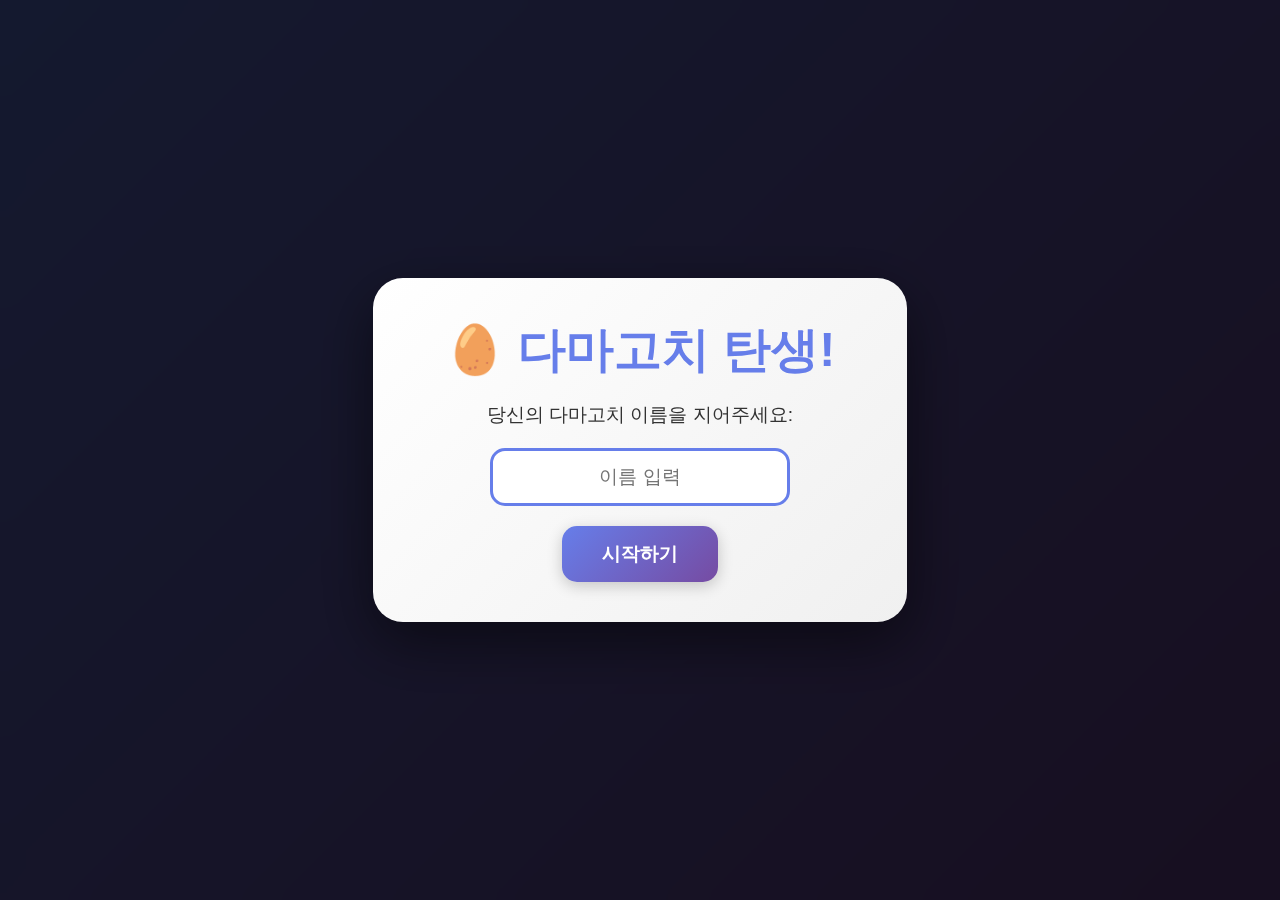
<file: mgames/dama/index.html>
﻿<!DOCTYPE html>
<html lang="ko">

<head>
    <meta charset="UTF-8">
    <meta name="viewport" content="width=device-width, initial-scale=1.0">
    <title>다마고치 게임</title>
    <link rel="stylesheet" href="style.css">
</head>

<body>
    <!-- Name Input Screen -->
    <div id="nameInputScreen" class="modal">
        <div class="modal-content">
            <h1>🥚 다마고치 탄생!</h1>
            <p>당신의 다마고치 이름을 지어주세요:</p>
            <input type="text" id="nameInput" maxlength="10" placeholder="이름 입력">
            <button id="startButton" class="btn-primary">시작하기</button>
        </div>
    </div>

    <!-- Main Game Container -->
    <div id="gameContainer" style="display: none;">
        <div class="game-device">
            <!-- Header -->
            <div class="game-header">
                <div class="coin-display">
                    <span class="coin-icon">🪙</span>
                    <span id="coinCount">0</span>
                </div>
                <button onclick="window.location.href='../../index.html'"
                    style="background: rgba(255,255,255,0.2); border: none; padding: 8px 16px; border-radius: 10px; color: white; cursor: pointer; font-weight: bold;">🏠
                    홈</button>
                <div class="light-indicator">
                    <span id="lightIcon">💡</span>
                </div>
            </div>

            <!-- Main Screen -->
            <div class="game-screen">
                <div id="mainScreen" class="screen-content">
                    <!-- Status Indicators -->
                    <div class="status-bar">
                        <div class="status-item">
                            <span class="status-icon">🍚</span>
                            <div class="status-bar-fill">
                                <div id="fullnessBar" class="bar-fill"></div>
                            </div>
                        </div>
                        <div class="status-item">
                            <span class="status-icon">😊</span>
                            <div class="status-bar-fill">
                                <div id="happinessBar" class="bar-fill"></div>
                            </div>
                        </div>
                    </div>

                    <!-- Tamagotchi Display -->
                    <div class="tamagotchi-container">
                        <div id="tamagotchiDisplay" class="tamagotchi">
                            <div id="tamagotchiSprite">🥚</div>
                            <div id="sickIndicator" class="sick-indicator" style="display: none;">🤒</div>
                        </div>
                        <div id="poopContainer"></div>
                    </div>

                    <!-- Info Display -->
                    <div class="info-display">
                        <span id="petName">다마고치</span>
                        <span id="ageDisplay">나이: 0분</span>
                    </div>
                </div>

                <!-- Mini Game Screen -->
                <div id="gameScreen" class="screen-content" style="display: none;">
                    <canvas id="gameCanvas" width="300" height="400"></canvas>
                    <div class="game-instructions">
                        ← → 키로 이동하여 코인을 모으세요!
                    </div>
                    <div class="mobile-game-controls"
                        style="display: flex; justify-content: center; gap: 20px; margin-top: 15px;">
                        <button id="moveLeftBtn"
                            style="background: linear-gradient(135deg, #667eea, #764ba2); border: none; padding: 15px 30px; border-radius: 10px; color: white; font-size: 1.5em; cursor: pointer; min-width: 80px; min-height: 60px;">←</button>
                        <button id="moveRightBtn"
                            style="background: linear-gradient(135deg, #667eea, #764ba2); border: none; padding: 15px 30px; border-radius: 10px; color: white; font-size: 1.5em; cursor: pointer; min-width: 80px; min-height: 60px;">→</button>
                    </div>
                </div>

                <!-- Health Meter Screen -->
                <div id="healthScreen" class="screen-content" style="display: none;">
                    <h2>헬스 미터</h2>
                    <div class="health-info">
                        <div class="health-row">
                            <span class="health-label">이름:</span>
                            <span id="healthName">-</span>
                        </div>
                        <div class="health-row">
                            <span class="health-label">성별:</span>
                            <span id="healthGender">-</span>
                        </div>
                        <div class="health-row">
                            <span class="health-label">배부름:</span>
                            <div class="health-bar">
                                <div id="healthFullness" class="health-bar-fill"></div>
                                <span id="healthFullnessText">0%</span>
                            </div>
                        </div>
                        <div class="health-row">
                            <span class="health-label">행복함:</span>
                            <div class="health-bar">
                                <div id="healthHappiness" class="health-bar-fill"></div>
                                <span id="healthHappinessText">0%</span>
                            </div>
                        </div>
                        <div class="health-row">
                            <span class="health-label">몸무게:</span>
                            <span id="healthWeight">-</span>
                        </div>
                        <div class="health-row">
                            <span class="health-label">나이:</span>
                            <span id="healthAge">-</span>
                        </div>
                    </div>
                    <button class="btn-secondary" onclick="closeHealthMeter()">닫기</button>
                </div>

                <!-- Feed Menu Screen -->
                <div id="feedScreen" class="screen-content" style="display: none;">
                    <h2>밥 주기</h2>
                    <div class="feed-options">
                        <h3>식사</h3>
                        <div class="food-grid">
                            <button class="food-btn" onclick="feed('rice')">🍚 밥</button>
                            <button class="food-btn" onclick="feed('meat')">🍖 고기</button>
                            <button class="food-btn" onclick="feed('bread')">🍞 빵</button>
                            <button class="food-btn" onclick="feed('noodle')">🍜 국수</button>
                        </div>
                        <h3>간식</h3>
                        <div class="food-grid">
                            <button class="food-btn" onclick="feed('candy')">🍬 사탕</button>
                            <button class="food-btn" onclick="feed('cake')">🍰 케이크</button>
                            <button class="food-btn" onclick="feed('icecream')">🍦 아이스크림</button>
                            <button class="food-btn" onclick="feed('cookie')">🍪 쿠키</button>
                        </div>
                    </div>
                    <button class="btn-secondary" onclick="closeFeedMenu()">닫기</button>
                </div>

                <!-- Shop Screen -->
                <div id="shopScreen" class="screen-content" style="display: none;">
                    <h2>🛒 상점</h2>
                    <div id="shopGrid" class="shop-grid">
                        <!-- Shop items will be dynamically generated -->
                    </div>
                    <button class="btn-secondary" onclick="closeShop()">닫기</button>
                </div>
            </div>

            <!-- Control Buttons -->
            <div class="controls">
                <button class="btn-control" onclick="openFeedMenu()">
                    <span class="btn-icon">🍚</span>
                    <span class="btn-label">밥주기</span>
                </button>
                <button class="btn-control" onclick="startMiniGame()">
                    <span class="btn-icon">🎮</span>
                    <span class="btn-label">놀아주기</span>
                </button>
                <button class="btn-control" onclick="cleanPoop()">
                    <span class="btn-icon">🧹</span>
                    <span class="btn-label">청소하기</span>
                </button>
                <button class="btn-control" onclick="giveMedicine()">
                    <span class="btn-icon">💉</span>
                    <span class="btn-label">주사놓기</span>
                </button>
                <button class="btn-control" onclick="showHealthMeter()">
                    <span class="btn-icon">📊</span>
                    <span class="btn-label">헬스미터</span>
                </button>
                <button class="btn-control" onclick="openShop()">
                    <span class="btn-icon">🛒</span>
                    <span class="btn-label">상점</span>
                </button>
            </div>
        </div>
    </div>

    <!-- Death Screen -->
    <div id="deathScreen" class="modal" style="display: none;">
        <div class="modal-content death-content">
            <h1>😢</h1>
            <p id="deathMessage">당신의 다마고치가 세상을 떠났습니다...</p>
            <button class="btn-primary" onclick="location.reload()">다시 시작</button>
        </div>
    </div>

    <!-- Evolution Screen -->
    <div id="evolutionScreen" class="modal" style="display: none;">
        <div class="modal-content evolution-content">
            <h1>✨ 진화! ✨</h1>
            <div id="evolutionAnimation" class="evolution-animation"></div>
        </div>
    </div>

    <script src="game.js"></script>
    <script src="touch-controls.js"></script>`n</body>

</html>
</file>
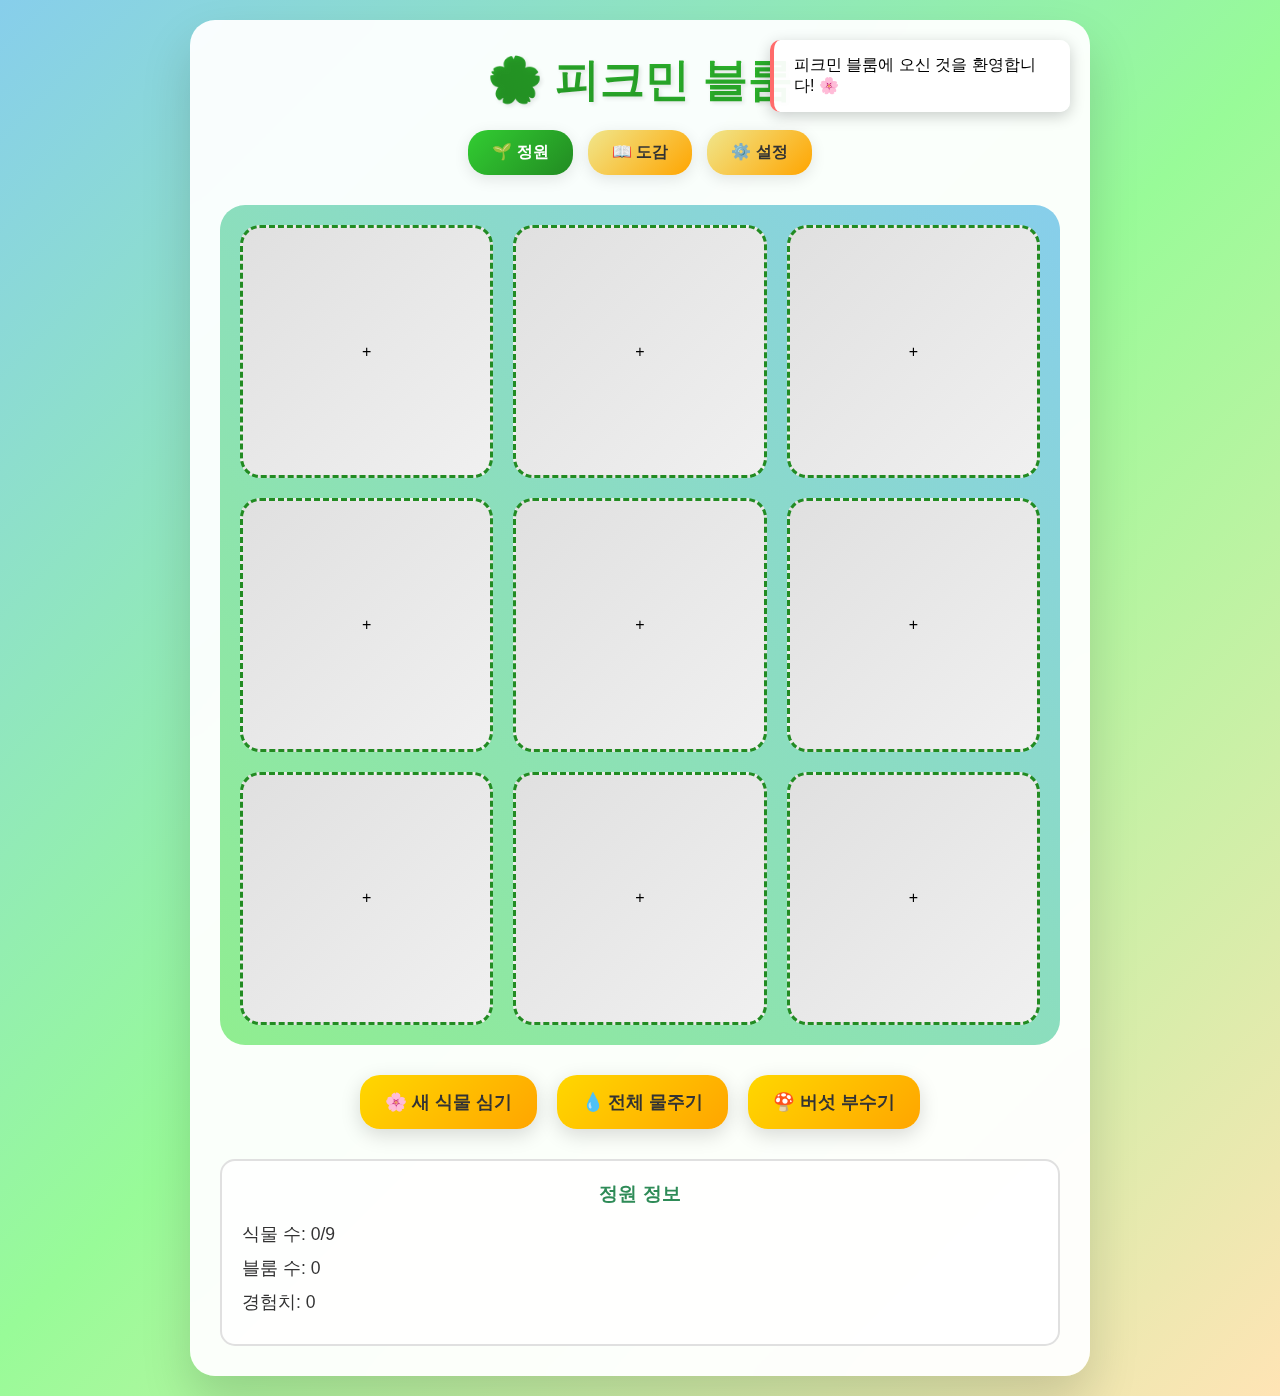
<file: mgames/pikmin/index.html>
<!DOCTYPE html>
<html lang="ko">
<head>
    <meta charset="UTF-8">
    <meta name="viewport" content="width=device-width, initial-scale=1.0">
    <title>피크민 블룸 - 식물 키우기</title>
    <link rel="stylesheet" href="style.css">
</head>
<body>
    <div class="game-container">
        <header class="game-header">
            <h1>🌸 피크민 블룸</h1>
            <div class="top-nav">
                <button class="nav-btn" id="garden-btn">🌱 정원</button>
                <button class="nav-btn" id="collection-btn">📖 도감</button>
                <button class="nav-btn" id="settings-btn">⚙️ 설정</button>
            </div>
        </header>

        <!-- 정원 화면 -->
        <main class="game-main" id="garden-view" style="display: block;">
            <div class="garden-grid" id="garden-grid">
                <!-- 정원 슬롯들이 동적으로 생성됩니다 -->
            </div>
            
            <div class="garden-controls">
                <button class="control-btn" id="plant-btn">
                    🌸 새 식물 심기
                </button>
                <button class="control-btn" id="water-all-btn">
                    💧 전체 물주기
                </button>
                <button class="control-btn" id="mushroom-btn">
                    🍄 버섯 부수기
                </button>
            </div>

            <div class="info-panel">
                <div class="garden-info">
                    <h3>정원 정보</h3>
                    <p>식물 수: <span id="plant-count">0</span>/9</p>
                    <p>블룸 수: <span id="bloom-count">0</span></p>
                    <p>경험치: <span id="exp">0</span></p>
                </div>
            </div>
        </main>

        <!-- 수집 화면 -->
        <main class="collection-view" id="collection-view" style="display: none;">
            <div class="collection-tabs">
                <button class="tab-btn active" data-tab="plants">🌱 식물</button>
                <button class="tab-btn" data-tab="blooms">🌸 블룸</button>
                <button class="tab-btn" data-tab="achievements">🏆 업적</button>
            </div>
            
            <div class="collection-content">
                <div class="collection-grid" id="collection-grid">
                    <!-- 수집한 아이템들이 표시됩니다 -->
                </div>
            </div>
        </main>

        <!-- 설정 화면 -->
        <main class="settings-view" id="settings-view" style="display: none;">
            <div class="settings-panel">
                <h3>게임 설정</h3>
                <button class="control-btn" id="save-btn">💾 게임 저장</button>
                <button class="control-btn" id="load-btn">📂 게임 불러오기</button>
                <button class="control-btn" id="reset-btn">🔄 게임 리셋</button>
            </div>
        </main>

        <!-- 식물 심기 모달 -->
        <div class="modal" id="plant-modal">
            <div class="modal-content">
                <h3>새 식물 심기</h3>
                <div class="seed-selection">
                    <div class="seed-option" data-type="red">
                        <div class="seed-preview red-seed"></div>
                        <span>빨간 피크민 씨앗</span>
                    </div>
                    <div class="seed-option" data-type="blue">
                        <div class="seed-preview blue-seed"></div>
                        <span>파란 피크민 씨앗</span>
                    </div>
                    <div class="seed-option" data-type="yellow">
                        <div class="seed-preview yellow-seed"></div>
                        <span>노란 피크민 씨앗</span>
                    </div>
                    <div class="seed-option" data-type="mushroom">
                        <div class="seed-preview mushroom-seed"></div>
                        <span>버섯 씨앗</span>
                    </div>
                </div>
                <button class="modal-close">닫기</button>
            </div>
        </div>

        <div class="notifications" id="notifications"></div>
    </div>

    <script src="script.js"></script>
    <script>
        // 간단한 디버깅을 위한 스크립트
        console.log('HTML loaded, starting game...');
        
        // 요소들이 제대로 로드되었는지 확인
        window.addEventListener('load', () => {
            console.log('Page fully loaded');
            const gardenGrid = document.getElementById('garden-grid');
            const plantBtn = document.getElementById('plant-btn');
            const plantModal = document.getElementById('plant-modal');
            const seedOptions = document.querySelectorAll('.seed-option');
            
            console.log('Elements found:', {
                gardenGrid: !!gardenGrid,
                plantBtn: !!plantBtn,
                plantModal: !!plantModal,
                seedOptions: seedOptions.length
            });
            
            // 씨앗 옵션들 확인
            seedOptions.forEach((option, index) => {
                console.log(`Seed option ${index}:`, {
                    element: option,
                    type: option.getAttribute('data-type'),
                    hasListener: option.onclick !== null
                });
            });
        });
    </script>
</body>
</html>
</file>
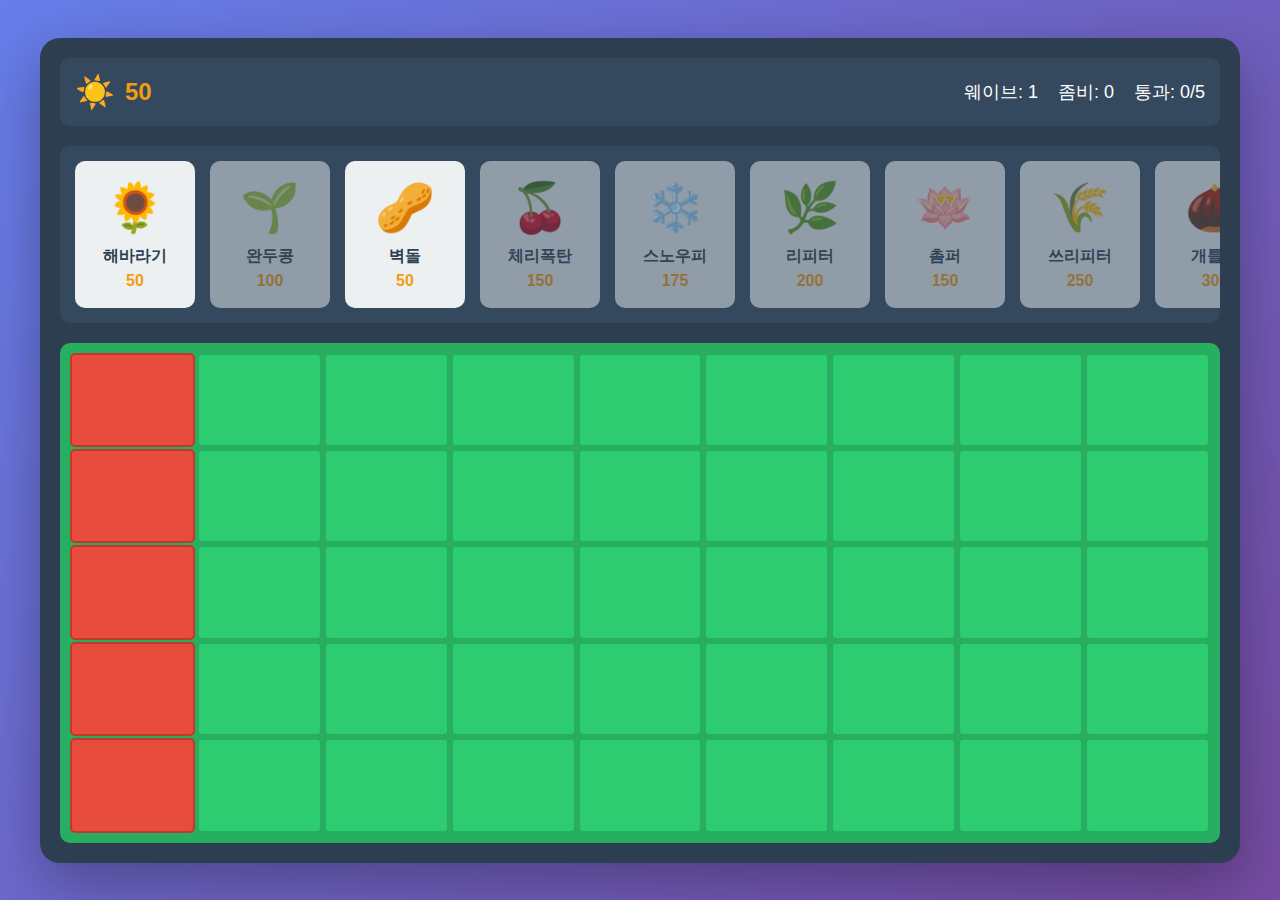
<file: mgames/PvsZ/index.html>
<!DOCTYPE html>
<html lang="ko">
<head>
    <meta charset="UTF-8">
    <meta name="viewport" content="width=device-width, initial-scale=1.0">
    <title>식물 vs 좀비</title>
    <link rel="stylesheet" href="style.css">
</head>
<body>
    <div class="game-container">
        <div class="game-header">
            <div class="sun-counter">
                <span class="sun-icon">☀️</span>
                <span id="sunCount">50</span>
            </div>
            <div class="game-info">
                <div class="wave-info">웨이브: <span id="waveCount">1</span></div>
                <div class="zombie-count">좀비: <span id="zombieCount">0</span></div>
                <div class="zombie-passed">통과: <span id="zombiePassed">0</span>/5</div>
            </div>
        </div>

        <div class="plant-selector">
            <div class="plant-card" data-plant="sunflower" data-cost="50">
                <div class="plant-icon">🌻</div>
                <div class="plant-name">해바라기</div>
                <div class="plant-cost">50</div>
            </div>
            <div class="plant-card" data-plant="peashooter" data-cost="100">
                <div class="plant-icon">🌱</div>
                <div class="plant-name">완두콩</div>
                <div class="plant-cost">100</div>
            </div>
            <div class="plant-card" data-plant="wallnut" data-cost="50">
                <div class="plant-icon">🥜</div>
                <div class="plant-name">벽돌</div>
                <div class="plant-cost">50</div>
            </div>
            <div class="plant-card" data-plant="cherrybomb" data-cost="150">
                <div class="plant-icon">🍒</div>
                <div class="plant-name">체리폭탄</div>
                <div class="plant-cost">150</div>
            </div>
            <div class="plant-card" data-plant="snowpea" data-cost="175">
                <div class="plant-icon">❄️</div>
                <div class="plant-name">스노우피</div>
                <div class="plant-cost">175</div>
            </div>
            <div class="plant-card" data-plant="repeater" data-cost="200">
                <div class="plant-icon">🌿</div>
                <div class="plant-name">리피터</div>
                <div class="plant-cost">200</div>
            </div>
            <div class="plant-card" data-plant="chomper" data-cost="150">
                <div class="plant-icon">🪷</div>
                <div class="plant-name">촘퍼</div>
                <div class="plant-cost">150</div>
            </div>
            <div class="plant-card" data-plant="threepeater" data-cost="250">
                <div class="plant-icon">🌾</div>
                <div class="plant-name">쓰리피터</div>
                <div class="plant-cost">250</div>
            </div>
            <div class="plant-card" data-plant="gatling" data-cost="300">
                <div class="plant-icon">🌰</div>
                <div class="plant-name">개틀링</div>
                <div class="plant-cost">300</div>
            </div>
            <div class="plant-card" data-plant="torchwood" data-cost="175">
                <div class="plant-icon">🔥</div>
                <div class="plant-name">토치우드</div>
                <div class="plant-cost">175</div>
            </div>
            <div class="plant-card" data-plant="tallnut" data-cost="125">
                <div class="plant-icon">🌰</div>
                <div class="plant-name">톨넛</div>
                <div class="plant-cost">125</div>
            </div>
            <div class="plant-card" data-plant="squash" data-cost="50">
                <div class="plant-icon">🥔</div>
                <div class="plant-name">스쿼시</div>
                <div class="plant-cost">50</div>
            </div>
            <div class="plant-card" data-plant="jalapeno" data-cost="125">
                <div class="plant-icon">🌶️</div>
                <div class="plant-name">할라피뇨</div>
                <div class="plant-cost">125</div>
            </div>
            <div class="plant-card" data-plant="hypnoshroom" data-cost="75">
                <div class="plant-icon">🍄</div>
                <div class="plant-name">최면버섯</div>
                <div class="plant-cost">75</div>
            </div>
            <div class="plant-card" data-plant="gloomshroom" data-cost="200">
                <div class="plant-icon">💨</div>
                <div class="plant-name">글로움슈룸</div>
                <div class="plant-cost">200</div>
            </div>
            <div class="plant-card" data-plant="doomshroom" data-cost="125">
                <div class="plant-icon">💣</div>
                <div class="plant-name">둠슈룸</div>
                <div class="plant-cost">125</div>
            </div>
            <div class="plant-card" data-plant="icepeashooter" data-cost="200">
                <div class="plant-icon">🧊</div>
                <div class="plant-name">아이스피</div>
                <div class="plant-cost">200</div>
            </div>
        </div>

        <div class="game-board" id="gameBoard">
            <!-- Grid cells will be generated by JavaScript -->
        </div>

        <div class="game-status" id="gameStatus"></div>
    </div>

    <script src="game.js"></script>
</body>
</html>
</file>
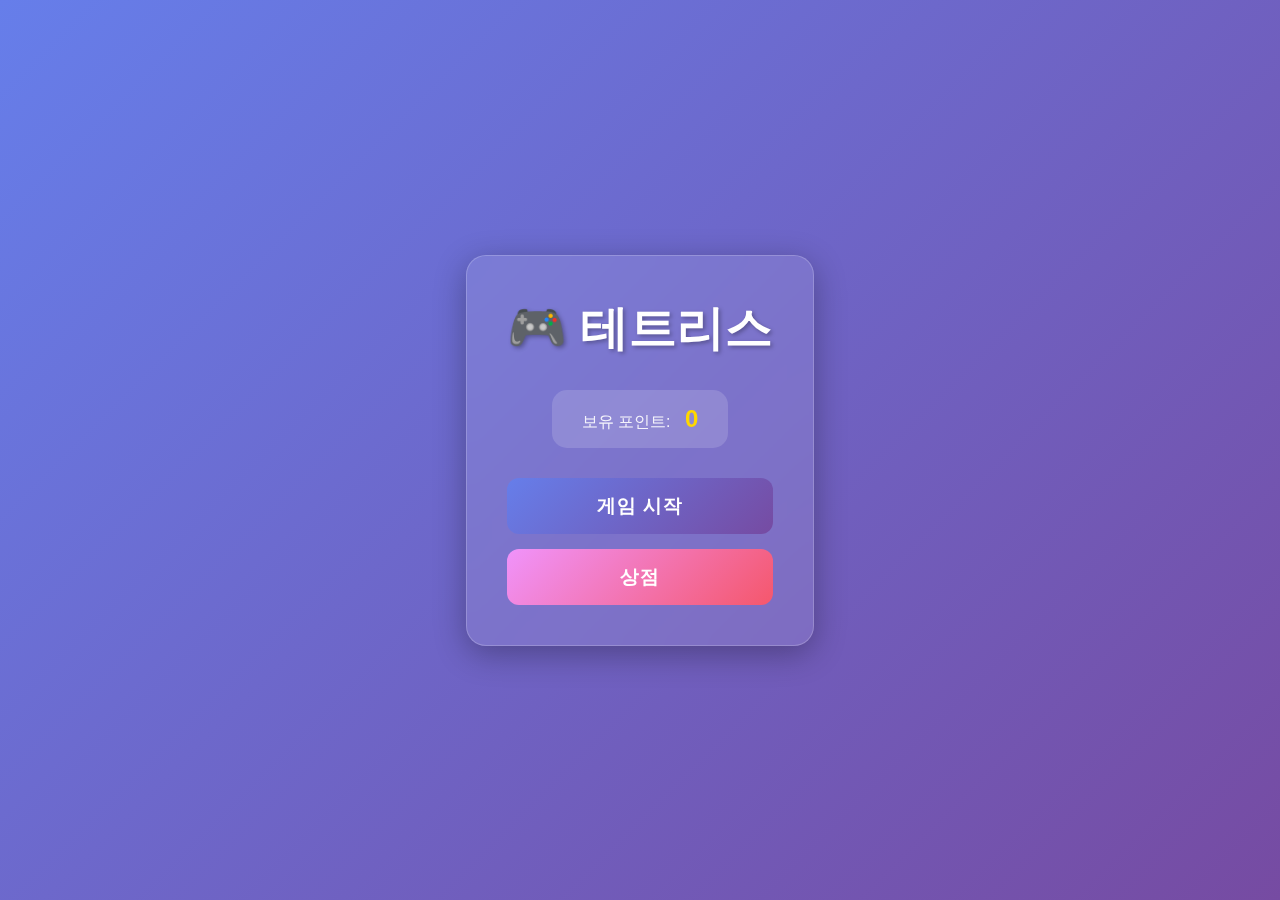
<file: mgames/tetris/index.html>
<!DOCTYPE html>
<html lang="ko">

<head>
    <meta charset="UTF-8">
    <meta name="viewport" content="width=device-width, initial-scale=1.0">
    <title>테트리스 게임</title>
    <link rel="stylesheet" href="style.css">
</head>

<body>
    <!-- 홈 화면 -->
    <div id="home-screen" class="screen active">
        <div class="container">
            <h1 class="game-title">🎮 테트리스</h1>
            <div class="points-display">
                <span class="points-label">보유 포인트:</span>
                <span id="total-points" class="points-value">0</span>
            </div>
            <div class="button-group">
                <button id="start-game-btn" class="btn btn-primary">게임 시작</button>
                <button id="shop-btn" class="btn btn-secondary">상점</button>
            </div>
        </div>
    </div>

    <!-- 게임 화면 -->
    <div id="game-screen" class="screen">
        <div class="game-container">
            <div class="game-header">
                <button id="back-to-home-btn" class="btn btn-small">← 홈으로</button>
                <div class="game-info">
                    <div class="info-item">
                        <span class="info-label">점수:</span>
                        <span id="current-score" class="info-value">0</span>
                    </div>
                    <div class="info-item">
                        <span class="info-label">레벨:</span>
                        <span id="current-level" class="info-value">1</span>
                    </div>
                </div>
            </div>

            <div class="game-main">
                <div class="game-board-wrapper">
                    <canvas id="game-canvas" width="300" height="600"></canvas>
                    <div id="game-over-overlay" class="game-over-overlay hidden">
                        <div class="game-over-content">
                            <h2>게임 오버!</h2>
                            <p class="final-score">최종 점수: <span id="final-score">0</span></p>
                            <p class="earned-points">획득 포인트: <span id="earned-points">0</span></p>
                            <button id="restart-btn" class="btn btn-primary">다시 시작</button>
                            <button id="home-btn" class="btn btn-secondary">홈으로</button>
                        </div>
                    </div>
                </div>

                <div class="side-panel">
                    <div class="next-block-panel">
                        <h3>다음 블록</h3>
                        <canvas id="next-canvas" width="120" height="120"></canvas>
                    </div>
                </div>
            </div>

            <!-- 게임 내 인벤토리 -->
            <div class="game-inventory">
                <h3>아이템 인벤토리</h3>
                <div id="inventory-items" class="inventory-items">
                    <!-- 동적으로 생성됨 -->
                </div>
            </div>
        </div>
    </div>

    <!-- 상점 화면 -->
    <div id="shop-screen" class="screen">
        <div class="shop-container">
            <div class="shop-header">
                <button id="back-from-shop-btn" class="btn btn-small">← 홈으로</button>
                <h2>상점</h2>
                <div class="points-display">
                    <span class="points-label">보유 포인트:</span>
                    <span id="shop-points" class="points-value">0</span>
                </div>
            </div>

            <div class="shop-content">
                <!-- 영구 아이템 (테마) -->
                <div class="shop-section">
                    <h3>🎨 테마</h3>
                    <div class="shop-items">
                        <div class="shop-item" data-item="theme-classic" data-price="1000" data-type="theme">
                            <div class="item-icon">🎨</div>
                            <div class="item-info">
                                <h4>클래식 테마</h4>
                                <p>레트로 색상 테마</p>
                            </div>
                            <div class="item-price">1,000</div>
                            <button class="btn btn-buy">구매</button>
                        </div>

                        <div class="shop-item" data-item="theme-neon" data-price="2000" data-type="theme">
                            <div class="item-icon">🌈</div>
                            <div class="item-info">
                                <h4>네온 테마</h4>
                                <p>화려한 네온 색상</p>
                            </div>
                            <div class="item-price">2,000</div>
                            <button class="btn btn-buy">구매</button>
                        </div>

                        <div class="shop-item" data-item="theme-ocean" data-price="2000" data-type="theme">
                            <div class="item-icon">🌊</div>
                            <div class="item-info">
                                <h4>오션 테마</h4>
                                <p>시원한 바다 색상</p>
                            </div>
                            <div class="item-price">2,000</div>
                            <button class="btn btn-buy">구매</button>
                        </div>

                        <div class="shop-item" data-item="theme-fire" data-price="2500" data-type="theme">
                            <div class="item-icon">🔥</div>
                            <div class="item-info">
                                <h4>파이어 테마</h4>
                                <p>뜨거운 불꽃 색상</p>
                            </div>
                            <div class="item-price">2,500</div>
                            <button class="btn btn-buy">구매</button>
                        </div>

                        <div class="shop-item" data-item="theme-sakura" data-price="2500" data-type="theme">
                            <div class="item-icon">🌸</div>
                            <div class="item-info">
                                <h4>벚꽃 테마</h4>
                                <p>부드러운 핑크 색상</p>
                            </div>
                            <div class="item-price">2,500</div>
                            <button class="btn btn-buy">구매</button>
                        </div>

                        <div class="shop-item" data-item="theme-galaxy" data-price="3000" data-type="theme">
                            <div class="item-icon">🌌</div>
                            <div class="item-info">
                                <h4>갤럭시 테마</h4>
                                <p>우주 느낌의 색상</p>
                            </div>
                            <div class="item-price">3,000</div>
                            <button class="btn btn-buy">구매</button>
                        </div>
                    </div>
                </div>

                <!-- 일회용 아이템 -->
                <div class="shop-section">
                    <h3>⚡ 일회용 아이템</h3>
                    <div class="shop-items">
                        <div class="shop-item" data-item="slow-motion" data-price="1500" data-type="consumable">
                            <div class="item-icon">⏱️</div>
                            <div class="item-info">
                                <h4>슬로우 모션</h4>
                                <p>30초간 낙하 속도 50% 감소</p>
                            </div>
                            <div class="item-price">1,500</div>
                            <button class="btn btn-buy">구매</button>
                        </div>

                        <div class="shop-item" data-item="ghost-block" data-price="2000" data-type="consumable">
                            <div class="item-icon">👻</div>
                            <div class="item-info">
                                <h4>고스트 블록</h4>
                                <p>착지 위치 미리보기 (1게임)</p>
                            </div>
                            <div class="item-price">2,000</div>
                            <button class="btn btn-buy">구매</button>
                        </div>

                        <div class="shop-item" data-item="block-change" data-price="1000" data-type="consumable">
                            <div class="item-icon">🔄</div>
                            <div class="item-info">
                                <h4>블록 체인지</h4>
                                <p>현재 블록을 다른 블록으로 변경</p>
                            </div>
                            <div class="item-price">1,000</div>
                            <button class="btn btn-buy">구매</button>
                        </div>

                        <div class="shop-item" data-item="line-bomb" data-price="2500" data-type="consumable">
                            <div class="item-icon">💣</div>
                            <div class="item-info">
                                <h4>줄 폭파</h4>
                                <p>가장 아래 줄을 즉시 제거</p>
                            </div>
                            <div class="item-price">2,500</div>
                            <button class="btn btn-buy">구매</button>
                        </div>

                        <div class="shop-item" data-item="safety-net" data-price="5000" data-type="consumable">
                            <div class="item-icon">🛡️</div>
                            <div class="item-info">
                                <h4>세이프티 넷</h4>
                                <p>게임 오버 1회 방지</p>
                            </div>
                            <div class="item-price">5,000</div>
                            <button class="btn btn-buy">구매</button>
                        </div>

                        <div class="shop-item" data-item="speed-boost" data-price="1200" data-type="consumable">
                            <div class="item-icon">⚡</div>
                            <div class="item-info">
                                <h4>스피드 부스트</h4>
                                <p>10초간 즉시 낙하 (포인트 2배)</p>
                            </div>
                            <div class="item-price">1,200</div>
                            <button class="btn btn-buy">구매</button>
                        </div>

                        <div class="shop-item" data-item="perfect-line" data-price="3000" data-type="consumable">
                            <div class="item-icon">🎯</div>
                            <div class="item-info">
                                <h4>퍼펙트 라인</h4>
                                <p>랜덤 줄 하나를 완성</p>
                            </div>
                            <div class="item-price">3,000</div>
                            <button class="btn btn-buy">구매</button>
                        </div>

                        <div class="shop-item" data-item="future-sight" data-price="1800" data-type="consumable">
                            <div class="item-icon">🔮</div>
                            <div class="item-info">
                                <h4>미래 예측</h4>
                                <p>다음 3개 블록 미리보기 (1게임)</p>
                            </div>
                            <div class="item-price">1,800</div>
                            <button class="btn btn-buy">구매</button>
                        </div>
                    </div>
                </div>
            </div>
        </div>
    </div>

    <script src="game.js"></script>
</body>

</html>
</file>
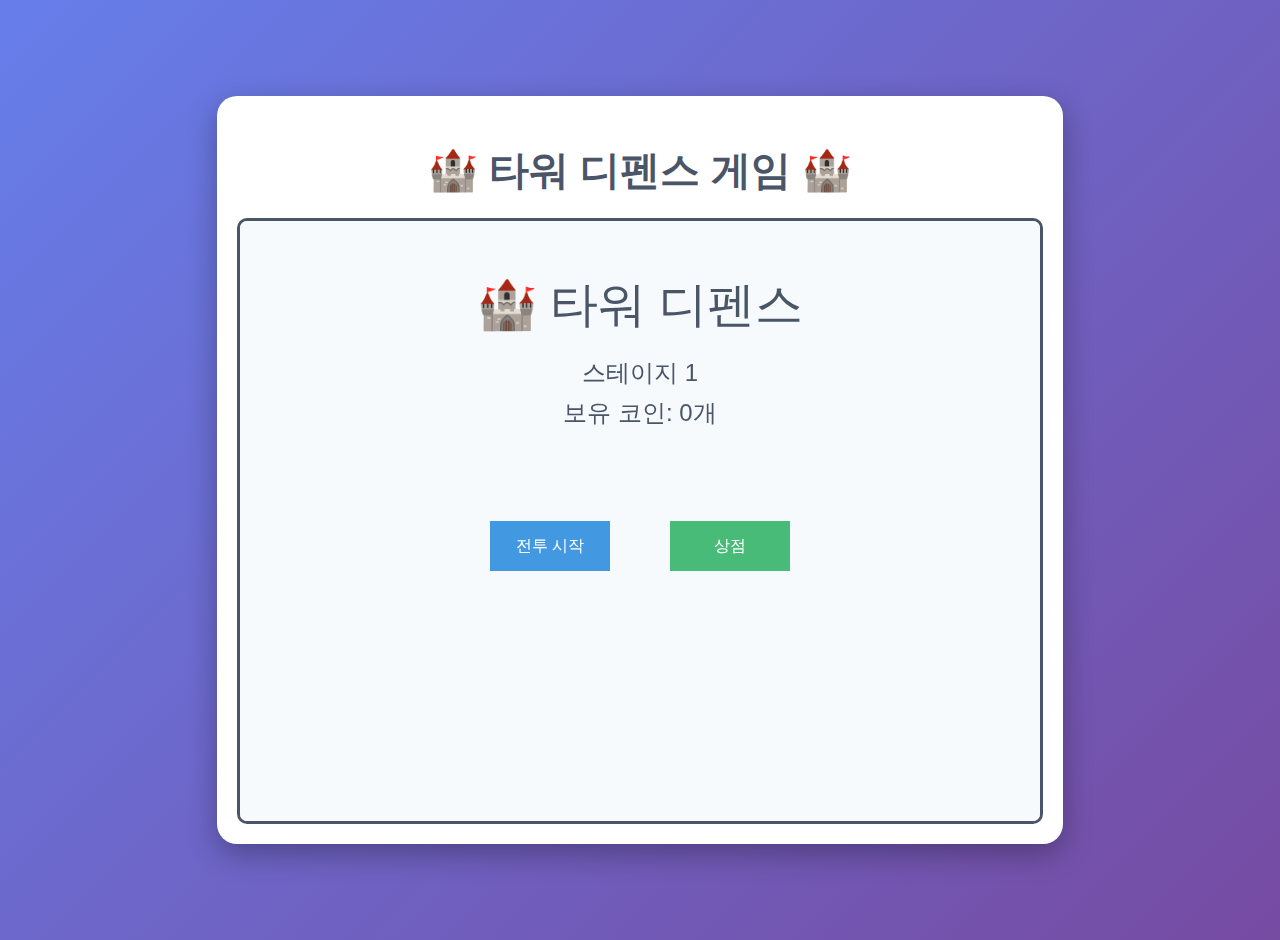
<file: mgames/towerdefence/index.html>
<!DOCTYPE html>
<html lang="ko">

<head>
    <meta charset="UTF-8">
    <meta name="viewport" content="width=device-width, initial-scale=1.0">
    <title>타워 디펜스 게임</title>
    <style>
        body {
            margin: 0;
            padding: 20px;
            background: linear-gradient(135deg, #667eea 0%, #764ba2 100%);
            font-family: 'Arial', sans-serif;
            display: flex;
            justify-content: center;
            align-items: center;
            min-height: 100vh;
        }

        .game-container {
            background: white;
            border-radius: 20px;
            padding: 20px;
            box-shadow: 0 10px 30px rgba(0, 0, 0, 0.3);
            text-align: center;
            max-width: 100%;
        }

        h1 {
            color: #4a5568;
            margin-bottom: 20px;
            font-size: 2.5em;
        }

        canvas {
            border: 3px solid #4a5568;
            border-radius: 10px;
            background: #f7fafc;
            max-width: 100%;
            height: auto;
            display: block;
            margin: 0 auto;
        }

        .game-info {
            display: flex;
            justify-content: space-between;
            margin: 20px 0;
            font-size: 1.2em;
            font-weight: bold;
            flex-wrap: wrap;
            gap: 10px;
        }

        .controls {
            margin: 20px 0;
        }

        button {
            background: #4299e1;
            color: white;
            border: none;
            padding: 12px 24px;
            margin: 5px;
            border-radius: 25px;
            font-size: 1.1em;
            cursor: pointer;
            transition: all 0.3s;
            min-height: 44px;
        }

        button:hover {
            background: #3182ce;
            transform: translateY(-2px);
        }

        button:disabled {
            background: #a0aec0;
            cursor: not-allowed;
        }

        .game-info {
            display: none;
            /* 홈 화면에서는 숨김 */
        }

        .controls {
            display: none;
            /* 홈 화면에서는 숨김 */
        }

        /* 모바일 반응형 디자인 */
        @media (max-width: 1024px) {
            canvas {
                width: 100% !important;
                height: auto !important;
            }
        }

        @media (max-width: 768px) {
            body {
                padding: 10px;
            }

            .game-container {
                padding: 15px;
            }

            h1 {
                font-size: 2em;
            }

            canvas {
                width: 100% !important;
                height: auto !important;
            }

            .game-info {
                font-size: 1em;
                justify-content: center;
            }

            button {
                padding: 14px 20px;
                font-size: 1em;
                margin: 3px;
            }
        }

        @media (max-width: 480px) {
            .game-container {
                padding: 10px;
            }

            h1 {
                font-size: 1.5em;
                margin-bottom: 15px;
            }

            canvas {
                width: 100% !important;
                height: auto !important;
                border-width: 2px;
            }

            .game-info {
                font-size: 0.9em;
                gap: 5px;
            }

            button {
                padding: 12px 16px;
                font-size: 0.9em;
                width: 100%;
                max-width: 200px;
            }

            .controls {
                display: flex;
                flex-direction: column;
                align-items: center;
                gap: 5px;
            }
        }

        /* 터치 디바이스 최적화 */
        @media (hover: none) and (pointer: coarse) {
            button {
                -webkit-tap-highlight-color: rgba(0, 0, 0, 0.1);
                touch-action: manipulation;
                min-height: 48px;
            }

            button:active {
                transform: translateY(0);
            }
        }
    </style>
</head>

<body>
    <div class="game-container">
        <h1>🏰 타워 디펜스 게임 🏰</h1>

        <div class="game-info" id="gameInfo">
            <div>💰 골드: <span id="gold">100</span></div>
            <div>❤️ 생명력: <span id="lives">10</span></div>
            <div>🎯 점수: <span id="score">0</span></div>
            <div>🌊 웨이브: <span id="wave">1</span></div>
        </div>

        <canvas id="gameCanvas" width="800" height="600"></canvas>

        <div class="controls" id="gameControls">
            <button id="homeBtn" onclick="window.location.href='../../index.html'">🏠 홈</button>
            <button id="startBtn">게임 시작</button>
            <button id="pauseBtn">일시정지</button>
            <button id="restartBtn">다시 시작</button>
        </div>
    </div>

    <script src="game.js"></script>
    <script>
        // 화면 전환 시 UI 표시/숨김 처리
        function showGameUI() {
            document.getElementById('gameInfo').style.display = 'flex';
            document.getElementById('gameControls').style.display = 'block';
        }

        function hideGameUI() {
            document.getElementById('gameInfo').style.display = 'none';
            document.getElementById('gameControls').style.display = 'none';
        }

        // 게임 상태 변경 시 UI 업데이트
        const originalUpdateUI = window.updateUI;
        window.updateUI = function () {
            if (window.gameState && window.gameState.currentScreen === 'game') {
                showGameUI();
            } else {
                hideGameUI();
            }
        };
    </script>
</body>

</html>
</file>
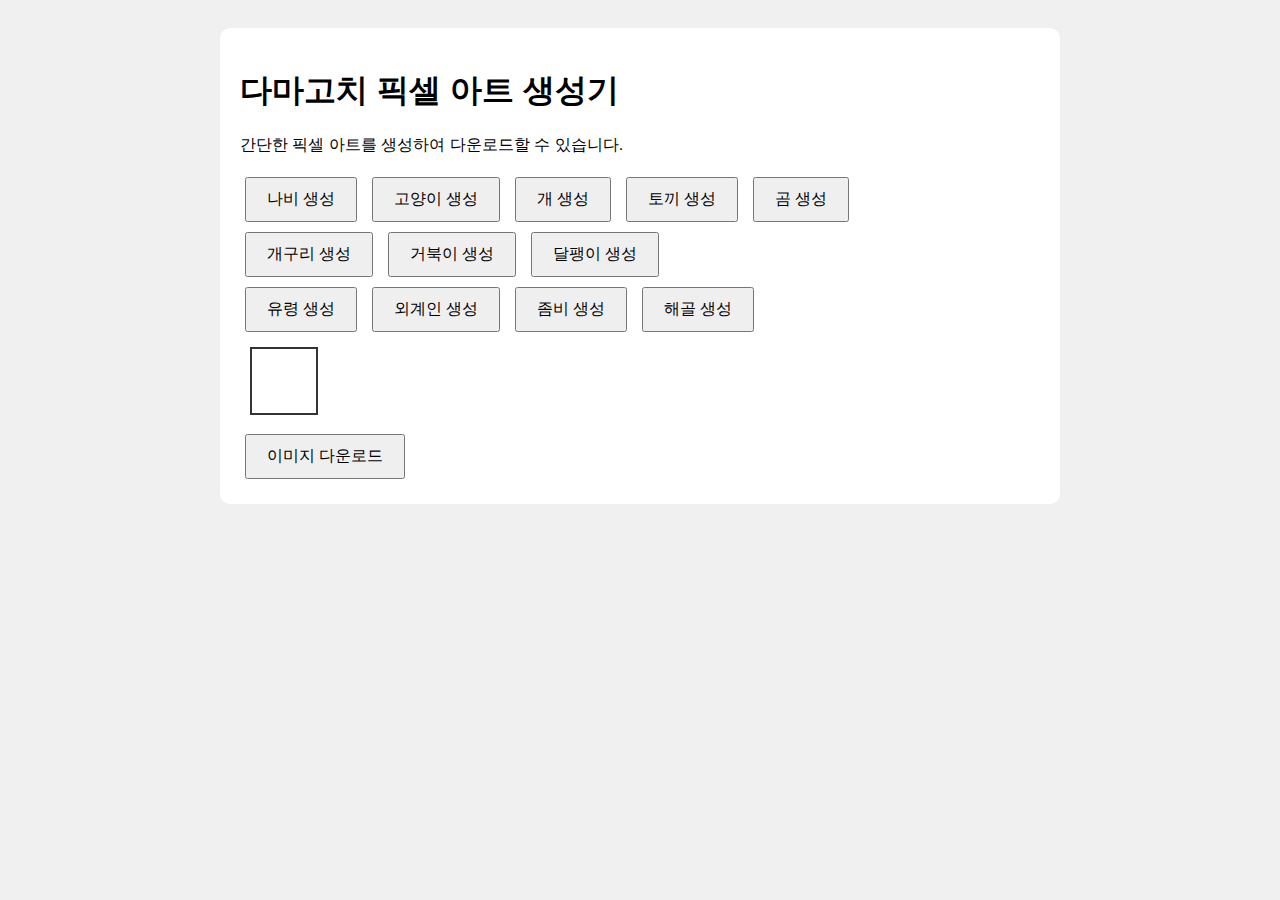
<file: mgames/dama/create_pixel_art.html>
<!DOCTYPE html>
<html lang="ko">

<head>
    <meta charset="UTF-8">
    <meta name="viewport" content="width=device-width, initial-scale=1.0">
    <title>픽셀 아트 생성기</title>
    <style>
        body {
            font-family: Arial, sans-serif;
            padding: 20px;
            background: #f0f0f0;
        }

        canvas {
            border: 2px solid #333;
            image-rendering: pixelated;
            image-rendering: -moz-crisp-edges;
            image-rendering: crisp-edges;
            margin: 10px;
        }

        button {
            padding: 10px 20px;
            margin: 5px;
            font-size: 16px;
            cursor: pointer;
        }

        .container {
            background: white;
            padding: 20px;
            border-radius: 10px;
            max-width: 800px;
            margin: 0 auto;
        }
    </style>
</head>

<body>
    <div class="container">
        <h1>다마고치 픽셀 아트 생성기</h1>
        <p>간단한 픽셀 아트를 생성하여 다운로드할 수 있습니다.</p>

        <div>
            <button onclick="createButterfly()">나비 생성</button>
            <button onclick="createCat()">고양이 생성</button>
            <button onclick="createDog()">개 생성</button>
            <button onclick="createRabbit()">토끼 생성</button>
            <button onclick="createBear()">곰 생성</button>
        </div>
        <div>
            <button onclick="createFrog()">개구리 생성</button>
            <button onclick="createTurtle()">거북이 생성</button>
            <button onclick="createSnail()">달팽이 생성</button>
        </div>
        <div>
            <button onclick="createGhost()">유령 생성</button>
            <button onclick="createAlien()">외계인 생성</button>
            <button onclick="createZombie()">좀비 생성</button>
            <button onclick="createSkull()">해골 생성</button>
        </div>

        <canvas id="canvas" width="64" height="64"></canvas>
        <br>
        <button onclick="downloadImage()">이미지 다운로드</button>

        <div id="filename"></div>
    </div>

    <script>
        const canvas = document.getElementById('canvas');
        const ctx = canvas.getContext('2d');
        let currentFilename = '';

        function clearCanvas() {
            ctx.clearRect(0, 0, 64, 64);
        }

        function setPixel(x, y, color) {
            ctx.fillStyle = color;
            ctx.fillRect(x, y, 1, 1);
        }

        function createButterfly() {
            clearCanvas();
            currentFilename = 'adult_butterfly.png';

            // 나비 몸통
            for (let i = 28; i < 36; i++) {
                setPixel(32, i, '#8B4513');
            }

            // 왼쪽 날개
            for (let y = 20; y < 32; y++) {
                for (let x = 20; x < 30; x++) {
                    if ((x - 25) * (x - 25) + (y - 26) * (y - 26) < 36) {
                        setPixel(x, y, '#FF69B4');
                    }
                }
            }

            // 오른쪽 날개
            for (let y = 20; y < 32; y++) {
                for (let x = 34; x < 44; x++) {
                    if ((x - 39) * (x - 39) + (y - 26) * (y - 26) < 36) {
                        setPixel(x, y, '#87CEEB');
                    }
                }
            }

            // 더듬이
            setPixel(30, 26, '#000');
            setPixel(29, 25, '#000');
            setPixel(34, 26, '#000');
            setPixel(35, 25, '#000');

            document.getElementById('filename').textContent = '파일명: ' + currentFilename;
        }

        function createCat() {
            clearCanvas();
            currentFilename = 'adult_cat.png';

            // 고양이 얼굴
            for (let y = 24; y < 40; y++) {
                for (let x = 24; x < 40; x++) {
                    if ((x - 32) * (x - 32) + (y - 32) * (y - 32) < 64) {
                        setPixel(x, y, '#FFA500');
                    }
                }
            }

            // 귀
            for (let i = 0; i < 6; i++) {
                setPixel(26 + i, 20 - i, '#FFA500');
                setPixel(38 - i, 20 - i, '#FFA500');
            }

            // 눈
            setPixel(28, 30, '#000');
            setPixel(36, 30, '#000');

            // 코
            setPixel(32, 34, '#FF69B4');

            // 수염
            setPixel(20, 32, '#000');
            setPixel(22, 32, '#000');
            setPixel(42, 32, '#000');
            setPixel(44, 32, '#000');

            document.getElementById('filename').textContent = '파일명: ' + currentFilename;
        }

        function createDog() {
            clearCanvas();
            currentFilename = 'adult_dog.png';

            // 개 얼굴
            for (let y = 24; y < 40; y++) {
                for (let x = 24; x < 40; x++) {
                    if ((x - 32) * (x - 32) + (y - 32) * (y - 32) < 64) {
                        setPixel(x, y, '#8B4513');
                    }
                }
            }

            // 귀 (늘어진)
            for (let i = 0; i < 8; i++) {
                for (let j = 0; j < 4; j++) {
                    setPixel(20 + j, 24 + i, '#8B4513');
                    setPixel(40 + j, 24 + i, '#8B4513');
                }
            }

            // 눈
            setPixel(28, 30, '#000');
            setPixel(36, 30, '#000');

            // 코
            setPixel(31, 35, '#000');
            setPixel(32, 35, '#000');
            setPixel(33, 35, '#000');

            // 혀
            setPixel(32, 38, '#FF69B4');

            document.getElementById('filename').textContent = '파일명: ' + currentFilename;
        }

        function createRabbit() {
            clearCanvas();
            currentFilename = 'adult_rabbit.png';

            // 토끼 얼굴
            for (let y = 28; y < 40; y++) {
                for (let x = 26; x < 38; x++) {
                    if ((x - 32) * (x - 32) + (y - 34) * (y - 34) < 36) {
                        setPixel(x, y, '#FFB6C1');
                    }
                }
            }

            // 긴 귀
            for (let i = 0; i < 12; i++) {
                setPixel(28, 16 + i, '#FFB6C1');
                setPixel(36, 16 + i, '#FFB6C1');
            }

            // 눈
            setPixel(29, 32, '#000');
            setPixel(35, 32, '#000');

            // 코
            setPixel(32, 36, '#FF69B4');

            // 앞니
            setPixel(31, 38, '#FFF');
            setPixel(33, 38, '#FFF');

            document.getElementById('filename').textContent = '파일명: ' + currentFilename;
        }

        function createBear() {
            clearCanvas();
            currentFilename = 'adult_bear.png';

            // 곰 얼굴
            for (let y = 24; y < 40; y++) {
                for (let x = 24; x < 40; x++) {
                    if ((x - 32) * (x - 32) + (y - 32) * (y - 32) < 64) {
                        setPixel(x, y, '#8B4513');
                    }
                }
            }

            // 둥근 귀
            for (let y = 18; y < 24; y++) {
                for (let x = 22; x < 28; x++) {
                    if ((x - 25) * (x - 25) + (y - 21) * (y - 21) < 9) {
                        setPixel(x, y, '#8B4513');
                    }
                }
            }
            for (let y = 18; y < 24; y++) {
                for (let x = 36; x < 42; x++) {
                    if ((x - 39) * (x - 39) + (y - 21) * (y - 21) < 9) {
                        setPixel(x, y, '#8B4513');
                    }
                }
            }

            // 눈
            setPixel(28, 30, '#000');
            setPixel(36, 30, '#000');

            // 코
            for (let i = 0; i < 3; i++) {
                for (let j = 0; j < 2; j++) {
                    setPixel(31 + i, 34 + j, '#000');
                }
            }

            document.getElementById('filename').textContent = '파일명: ' + currentFilename;
        }

        function createFrog() {
            clearCanvas();
            currentFilename = 'adult_frog.png';

            // 개구리 몸
            for (let y = 28; y < 40; y++) {
                for (let x = 24; x < 40; x++) {
                    if ((x - 32) * (x - 32) + (y - 34) * (y - 34) < 64) {
                        setPixel(x, y, '#00FF00');
                    }
                }
            }

            // 큰 눈
            for (let y = 22; y < 30; y++) {
                for (let x = 24; x < 30; x++) {
                    if ((x - 27) * (x - 27) + (y - 26) * (y - 26) < 16) {
                        setPixel(x, y, '#FFF');
                    }
                }
            }
            for (let y = 22; y < 30; y++) {
                for (let x = 34; x < 40; x++) {
                    if ((x - 37) * (x - 37) + (y - 26) * (y - 26) < 16) {
                        setPixel(x, y, '#FFF');
                    }
                }
            }
            setPixel(27, 26, '#000');
            setPixel(37, 26, '#000');

            // 입
            for (let i = 0; i < 8; i++) {
                setPixel(28 + i, 36, '#000');
            }

            document.getElementById('filename').textContent = '파일명: ' + currentFilename;
        }

        function createTurtle() {
            clearCanvas();
            currentFilename = 'adult_turtle.png';

            // 거북이 등껍질
            for (let y = 24; y < 38; y++) {
                for (let x = 24; x < 40; x++) {
                    if ((x - 32) * (x - 32) + (y - 31) * (y - 31) < 64) {
                        setPixel(x, y, '#228B22');
                    }
                }
            }

            // 육각형 패턴
            setPixel(28, 28, '#006400');
            setPixel(32, 28, '#006400');
            setPixel(36, 28, '#006400');
            setPixel(28, 32, '#006400');
            setPixel(32, 32, '#006400');
            setPixel(36, 32, '#006400');

            // 머리
            for (let i = 0; i < 4; i++) {
                setPixel(32 + i, 20 + i, '#90EE90');
            }

            // 눈
            setPixel(34, 22, '#000');

            document.getElementById('filename').textContent = '파일명: ' + currentFilename;
        }

        function createSnail() {
            clearCanvas();
            currentFilename = 'adult_snail.png';

            // 달팽이 껍질
            for (let y = 22; y < 36; y++) {
                for (let x = 28; x < 42; x++) {
                    if ((x - 35) * (x - 35) + (y - 29) * (y - 29) < 49) {
                        setPixel(x, y, '#D2691E');
                    }
                }
            }

            // 나선 패턴
            setPixel(35, 29, '#8B4513');
            setPixel(34, 28, '#8B4513');
            setPixel(36, 28, '#8B4513');
            setPixel(33, 29, '#8B4513');
            setPixel(37, 29, '#8B4513');

            // 몸
            for (let i = 0; i < 10; i++) {
                setPixel(22 + i, 34, '#FFE4B5');
            }

            // 더듬이
            setPixel(22, 32, '#FFE4B5');
            setPixel(21, 30, '#FFE4B5');
            setPixel(24, 32, '#FFE4B5');
            setPixel(25, 30, '#FFE4B5');

            document.getElementById('filename').textContent = '파일명: ' + currentFilename;
        }

        function createGhost() {
            clearCanvas();
            currentFilename = 'adult_ghost.png';

            // 유령 몸
            for (let y = 20; y < 40; y++) {
                for (let x = 24; x < 40; x++) {
                    if (y < 32 && (x - 32) * (x - 32) + (y - 32) * (y - 32) < 64) {
                        setPixel(x, y, '#F0F0F0');
                    } else if (y >= 32) {
                        setPixel(x, y, '#F0F0F0');
                    }
                }
            }

            // 물결 모양 아래
            for (let i = 0; i < 4; i++) {
                setPixel(24 + i * 4, 40, 'transparent');
                setPixel(25 + i * 4, 40, 'transparent');
            }

            // 눈
            setPixel(28, 28, '#000');
            setPixel(29, 28, '#000');
            setPixel(34, 28, '#000');
            setPixel(35, 28, '#000');

            // 입
            setPixel(30, 34, '#000');
            setPixel(31, 35, '#000');
            setPixel(32, 35, '#000');
            setPixel(33, 34, '#000');

            document.getElementById('filename').textContent = '파일명: ' + currentFilename;
        }

        function createAlien() {
            clearCanvas();
            currentFilename = 'adult_alien.png';

            // 외계인 머리
            for (let y = 20; y < 36; y++) {
                for (let x = 24; x < 40; x++) {
                    if ((x - 32) * (x - 32) + (y - 28) * (y - 28) < 64) {
                        setPixel(x, y, '#00FF00');
                    }
                }
            }

            // 큰 눈
            for (let y = 24; y < 32; y++) {
                for (let x = 26; x < 32; x++) {
                    if ((x - 29) * (x - 29) + (y - 28) * (y - 28) < 9) {
                        setPixel(x, y, '#000');
                    }
                }
            }
            for (let y = 24; y < 32; y++) {
                for (let x = 32; x < 38; x++) {
                    if ((x - 35) * (x - 35) + (y - 28) * (y - 28) < 9) {
                        setPixel(x, y, '#000');
                    }
                }
            }

            // 더듬이
            setPixel(28, 18, '#00FF00');
            setPixel(28, 16, '#FF0000');
            setPixel(36, 18, '#00FF00');
            setPixel(36, 16, '#FF0000');

            document.getElementById('filename').textContent = '파일명: ' + currentFilename;
        }

        function createZombie() {
            clearCanvas();
            currentFilename = 'adult_zombie.png';

            // 좀비 얼굴
            for (let y = 24; y < 40; y++) {
                for (let x = 24; x < 40; x++) {
                    if ((x - 32) * (x - 32) + (y - 32) * (y - 32) < 64) {
                        setPixel(x, y, '#90EE90');
                    }
                }
            }

            // 눈 (X 모양)
            setPixel(27, 29, '#000');
            setPixel(28, 30, '#000');
            setPixel(29, 31, '#000');
            setPixel(27, 31, '#000');
            setPixel(29, 29, '#000');

            setPixel(35, 29, '#000');
            setPixel(36, 30, '#000');
            setPixel(37, 31, '#000');
            setPixel(35, 31, '#000');
            setPixel(37, 29, '#000');

            // 입 (지그재그)
            for (let i = 0; i < 8; i++) {
                setPixel(28 + i, 36 + (i % 2), '#000');
            }

            document.getElementById('filename').textContent = '파일명: ' + currentFilename;
        }

        function createSkull() {
            clearCanvas();
            currentFilename = 'adult_skull.png';

            // 해골 머리
            for (let y = 22; y < 38; y++) {
                for (let x = 24; x < 40; x++) {
                    if ((x - 32) * (x - 32) + (y - 30) * (y - 30) < 64) {
                        setPixel(x, y, '#FFF');
                    }
                }
            }

            // 눈 구멍
            for (let y = 26; y < 32; y++) {
                for (let x = 26; x < 30; x++) {
                    if ((x - 28) * (x - 28) + (y - 29) * (y - 29) < 4) {
                        setPixel(x, y, '#000');
                    }
                }
            }
            for (let y = 26; y < 32; y++) {
                for (let x = 34; x < 38; x++) {
                    if ((x - 36) * (x - 36) + (y - 29) * (y - 29) < 4) {
                        setPixel(x, y, '#000');
                    }
                }
            }

            // 코
            setPixel(32, 33, '#000');
            setPixel(31, 34, '#000');
            setPixel(33, 34, '#000');

            // 이빨
            for (let i = 0; i < 6; i++) {
                if (i % 2 === 0) {
                    setPixel(29 + i, 38, '#000');
                }
            }

            document.getElementById('filename').textContent = '파일명: ' + currentFilename;
        }

        function downloadImage() {
            if (!currentFilename) {
                alert('먼저 이미지를 생성해주세요!');
                return;
            }

            const link = document.createElement('a');
            link.download = currentFilename;
            link.href = canvas.toDataURL('image/png');
            link.click();
        }
    </script>
</body>

</html>
</file>
<file: mgames/dama/style.css>
* {
    margin: 0;
    padding: 0;
    box-sizing: border-box;
}

body {
    font-family: 'Segoe UI', Tahoma, Geneva, Verdana, sans-serif;
    background: linear-gradient(135deg, #667eea 0%, #764ba2 100%);
    min-height: 100vh;
    display: flex;
    justify-content: center;
    align-items: center;
    padding: 20px;
}

/* Modal Styles */
.modal {
    position: fixed;
    top: 0;
    left: 0;
    width: 100%;
    height: 100%;
    background: rgba(0, 0, 0, 0.8);
    display: flex;
    justify-content: center;
    align-items: center;
    z-index: 1000;
    backdrop-filter: blur(10px);
}

.modal-content {
    background: linear-gradient(135deg, #ffffff 0%, #f0f0f0 100%);
    padding: 40px;
    border-radius: 30px;
    text-align: center;
    box-shadow: 0 20px 60px rgba(0, 0, 0, 0.5);
    animation: modalAppear 0.3s ease-out;
}

@keyframes modalAppear {
    from {
        opacity: 0;
        transform: scale(0.8);
    }

    to {
        opacity: 1;
        transform: scale(1);
    }
}

.modal-content h1 {
    font-size: 3em;
    margin-bottom: 20px;
    color: #667eea;
}

.modal-content p {
    font-size: 1.2em;
    margin-bottom: 20px;
    color: #333;
}

#nameInput {
    padding: 15px 20px;
    font-size: 1.2em;
    border: 3px solid #667eea;
    border-radius: 15px;
    width: 100%;
    max-width: 300px;
    margin-bottom: 20px;
    text-align: center;
    transition: all 0.3s;
}

#nameInput:focus {
    outline: none;
    border-color: #764ba2;
    box-shadow: 0 0 20px rgba(102, 126, 234, 0.3);
}

/* Game Device */
.game-device {
    background: linear-gradient(135deg, #ffd89b 0%, #19547b 100%);
    border-radius: 40px;
    padding: 30px;
    box-shadow: 0 30px 80px rgba(0, 0, 0, 0.4);
    max-width: 400px;
    width: 100%;
}

/* Header */
.game-header {
    display: flex;
    justify-content: space-between;
    align-items: center;
    margin-bottom: 20px;
    padding: 10px 20px;
    background: rgba(255, 255, 255, 0.2);
    border-radius: 20px;
    backdrop-filter: blur(10px);
}

.coin-display {
    display: flex;
    align-items: center;
    gap: 8px;
    font-size: 1.5em;
    font-weight: bold;
    color: #fff;
    text-shadow: 2px 2px 4px rgba(0, 0, 0, 0.3);
}

.coin-icon {
    font-size: 1.3em;
    animation: coinSpin 3s linear infinite;
}

@keyframes coinSpin {

    0%,
    100% {
        transform: rotateY(0deg);
    }

    50% {
        transform: rotateY(180deg);
    }
}

.light-indicator {
    font-size: 1.8em;
    animation: pulse 2s ease-in-out infinite;
}

@keyframes pulse {

    0%,
    100% {
        opacity: 1;
    }

    50% {
        opacity: 0.5;
    }
}

.light-off {
    filter: grayscale(100%);
    opacity: 0.3;
}

/* Game Screen */
.game-screen {
    background: linear-gradient(135deg, #a8edea 0%, #fed6e3 100%);
    border-radius: 25px;
    padding: 20px;
    min-height: 450px;
    margin-bottom: 20px;
    box-shadow: inset 0 4px 20px rgba(0, 0, 0, 0.1);
    position: relative;
    overflow: hidden;
}

.screen-content {
    width: 100%;
    height: 100%;
}

/* Status Bar */
.status-bar {
    display: flex;
    gap: 15px;
    margin-bottom: 20px;
}

.status-item {
    flex: 1;
    display: flex;
    align-items: center;
    gap: 8px;
}

.status-icon {
    font-size: 1.5em;
}

.status-bar-fill {
    flex: 1;
    height: 20px;
    background: rgba(255, 255, 255, 0.5);
    border-radius: 10px;
    overflow: hidden;
    border: 2px solid rgba(0, 0, 0, 0.1);
}

.bar-fill {
    height: 100%;
    background: linear-gradient(90deg, #667eea 0%, #764ba2 100%);
    transition: width 0.5s ease;
    width: 50%;
}

/* Tamagotchi Display */
.tamagotchi-container {
    display: flex;
    flex-direction: column;
    align-items: center;
    justify-content: center;
    min-height: 250px;
    position: relative;
}

.tamagotchi {
    position: relative;
    animation: float 3s ease-in-out infinite;
}

@keyframes float {

    0%,
    100% {
        transform: translateY(0px);
    }

    50% {
        transform: translateY(-10px);
    }
}

#tamagotchiSprite {
    font-size: 8em;
    filter: drop-shadow(0 10px 20px rgba(0, 0, 0, 0.2));
    transition: all 0.3s;
    width: 150px;
    height: 150px;
    display: flex;
    align-items: center;
    justify-content: center;
}

.sick-indicator {
    position: absolute;
    top: -20px;
    right: -20px;
    font-size: 2em;
    animation: shake 0.5s infinite;
}

@keyframes shake {

    0%,
    100% {
        transform: rotate(-5deg);
    }

    50% {
        transform: rotate(5deg);
    }
}

#poopContainer {
    display: flex;
    gap: 10px;
    margin-top: 20px;
    flex-wrap: wrap;
    justify-content: center;
}

.poop {
    font-size: 2em;
    animation: poopAppear 0.3s ease-out;
}

@keyframes poopAppear {
    from {
        transform: scale(0) rotate(0deg);
    }

    to {
        transform: scale(1) rotate(360deg);
    }
}

/* Info Display */
.info-display {
    display: flex;
    justify-content: space-between;
    margin-top: 20px;
    padding: 10px 15px;
    background: rgba(255, 255, 255, 0.5);
    border-radius: 15px;
    font-weight: bold;
    color: #333;
}

/* Controls */
.controls {
    display: grid;
    grid-template-columns: repeat(3, 1fr);
    gap: 10px;
}

.btn-control {
    background: linear-gradient(135deg, #667eea 0%, #764ba2 100%);
    border: none;
    border-radius: 15px;
    padding: 15px 10px;
    color: white;
    font-weight: bold;
    cursor: pointer;
    transition: all 0.3s;
    display: flex;
    flex-direction: column;
    align-items: center;
    gap: 5px;
    box-shadow: 0 4px 15px rgba(0, 0, 0, 0.2);
}

.btn-control:hover {
    transform: translateY(-3px);
    box-shadow: 0 6px 20px rgba(0, 0, 0, 0.3);
}

.btn-control:active {
    transform: translateY(0);
}

.btn-icon {
    font-size: 1.8em;
}

.btn-label {
    font-size: 0.85em;
}

.btn-primary {
    background: linear-gradient(135deg, #667eea 0%, #764ba2 100%);
    border: none;
    border-radius: 15px;
    padding: 15px 40px;
    color: white;
    font-size: 1.2em;
    font-weight: bold;
    cursor: pointer;
    transition: all 0.3s;
    box-shadow: 0 4px 15px rgba(0, 0, 0, 0.2);
}

.btn-primary:hover {
    transform: translateY(-2px);
    box-shadow: 0 6px 20px rgba(0, 0, 0, 0.3);
}

.btn-secondary {
    background: linear-gradient(135deg, #f093fb 0%, #f5576c 100%);
    border: none;
    border-radius: 15px;
    padding: 12px 30px;
    color: white;
    font-size: 1em;
    font-weight: bold;
    cursor: pointer;
    transition: all 0.3s;
    margin-top: 20px;
}

.btn-secondary:hover {
    transform: translateY(-2px);
    box-shadow: 0 4px 15px rgba(0, 0, 0, 0.2);
}

/* Health Meter Screen */
#healthScreen h2 {
    color: #667eea;
    margin-bottom: 20px;
    font-size: 1.8em;
}

.health-info {
    background: rgba(255, 255, 255, 0.5);
    border-radius: 15px;
    padding: 20px;
}

.health-row {
    display: flex;
    justify-content: space-between;
    align-items: center;
    margin-bottom: 15px;
    font-size: 1.1em;
}

.health-label {
    font-weight: bold;
    color: #333;
}

.health-bar {
    flex: 1;
    max-width: 150px;
    height: 20px;
    background: rgba(255, 255, 255, 0.8);
    border-radius: 10px;
    overflow: hidden;
    position: relative;
    border: 2px solid rgba(0, 0, 0, 0.1);
}

.health-bar-fill {
    height: 100%;
    background: linear-gradient(90deg, #667eea 0%, #764ba2 100%);
    transition: width 0.5s ease;
}

.health-bar span {
    position: absolute;
    top: 50%;
    left: 50%;
    transform: translate(-50%, -50%);
    font-size: 0.8em;
    font-weight: bold;
    color: #333;
}

/* Feed Screen */
#feedScreen h2 {
    color: #667eea;
    margin-bottom: 20px;
    font-size: 1.8em;
}

#feedScreen h3 {
    color: #764ba2;
    margin: 15px 0 10px 0;
    font-size: 1.2em;
}

.feed-options {
    background: rgba(255, 255, 255, 0.5);
    border-radius: 15px;
    padding: 20px;
}

.food-grid {
    display: grid;
    grid-template-columns: repeat(2, 1fr);
    gap: 10px;
    margin-bottom: 15px;
}

.food-btn {
    background: linear-gradient(135deg, #ffecd2 0%, #fcb69f 100%);
    border: none;
    border-radius: 12px;
    padding: 15px;
    font-size: 1.1em;
    cursor: pointer;
    transition: all 0.3s;
    box-shadow: 0 2px 10px rgba(0, 0, 0, 0.1);
}

.food-btn:hover {
    transform: scale(1.05);
    box-shadow: 0 4px 15px rgba(0, 0, 0, 0.2);
}

/* Mini Game */
#gameCanvas {
    background: linear-gradient(135deg, #e0c3fc 0%, #8ec5fc 100%);
    border-radius: 15px;
    display: block;
    margin: 0 auto;
}

.game-instructions {
    text-align: center;
    margin-top: 15px;
    font-weight: bold;
    color: #333;
    font-size: 1.1em;
}

/* Death Screen */
.death-content h1 {
    font-size: 5em;
}

.death-content p {
    font-size: 1.3em;
    color: #666;
}

/* Evolution Screen */
.evolution-content {
    background: linear-gradient(135deg, #667eea 0%, #764ba2 100%);
    color: white;
}

.evolution-content h1 {
    color: white;
    font-size: 3em;
    animation: sparkle 1s infinite;
}

@keyframes sparkle {

    0%,
    100% {
        text-shadow: 0 0 10px #fff, 0 0 20px #fff, 0 0 30px #fff;
    }

    50% {
        text-shadow: 0 0 20px #fff, 0 0 30px #fff, 0 0 40px #fff;
    }
}

.evolution-animation {
    font-size: 10em;
    margin: 20px 0;
    animation: evolutionSpin 2s ease-in-out;
}

@keyframes evolutionSpin {
    0% {
        transform: scale(0) rotate(0deg);
        opacity: 0;
    }

    50% {
        transform: scale(1.2) rotate(180deg);
        opacity: 1;
    }

    100% {
        transform: scale(1) rotate(360deg);
        opacity: 1;
    }
}

/* Sleeping State */
.sleeping {
    filter: brightness(0.3);
}

.sleeping #tamagotchiSprite {
    animation: sleep 2s ease-in-out infinite;
}

@keyframes sleep {

    0%,
    100% {
        transform: translateY(0px) rotate(-5deg);
    }

    50% {
        transform: translateY(5px) rotate(5deg);
    }
}

/* Shop Screen */
#shopScreen h2 {
    color: #667eea;
    margin-bottom: 20px;
    font-size: 1.8em;
}

.shop-grid {
    display: grid;
    grid-template-columns: repeat(3, 1fr);
    gap: 12px;
    margin-bottom: 20px;
    max-height: 350px;
    overflow-y: auto;
}

.shop-item {
    background: rgba(255, 255, 255, 0.7);
    border-radius: 12px;
    padding: 10px;
    text-align: center;
    transition: all 0.3s;
    box-shadow: 0 2px 10px rgba(0, 0, 0, 0.1);
}

.shop-item:hover {
    transform: translateY(-3px);
    box-shadow: 0 4px 15px rgba(0, 0, 0, 0.2);
}

.shop-item.disabled {
    opacity: 0.5;
    filter: grayscale(50%);
}

.shop-item-icon {
    font-size: 2.5em;
    margin-bottom: 8px;
}

.shop-item-name {
    font-weight: bold;
    color: #667eea;
    margin-bottom: 4px;
    font-size: 0.95em;
}

.shop-item-description {
    font-size: 0.75em;
    color: #666;
    margin-bottom: 8px;
    line-height: 1.2;
}

.shop-item-price {
    font-weight: bold;
    color: #f5576c;
    margin-bottom: 8px;
    font-size: 1em;
}

.shop-buy-btn {
    background: linear-gradient(135deg, #667eea 0%, #764ba2 100%);
    border: none;
    border-radius: 10px;
    padding: 8px 15px;
    color: white;
    font-weight: bold;
    cursor: pointer;
    transition: all 0.3s;
    width: 100%;
}

.shop-buy-btn:hover:not(:disabled) {
    transform: scale(1.05);
    box-shadow: 0 2px 10px rgba(0, 0, 0, 0.2);
}

.shop-buy-btn:disabled {
    background: linear-gradient(135deg, #999 0%, #666 100%);
    cursor: not-allowed;
}

/* Responsive */
@media (max-width: 768px) {
    body {
        padding: 10px;
    }

    .game-device {
        padding: 20px;
        max-width: 100%;
    }

    .game-screen {
        min-height: 400px;
        padding: 15px;
    }

    #tamagotchiSprite {
        font-size: 6em;
        width: 120px;
        height: 120px;
    }

    .controls {
        grid-template-columns: repeat(3, 1fr);
        gap: 8px;
    }

    .btn-control {
        padding: 12px 8px;
        min-height: 70px;
    }

    .btn-icon {
        font-size: 1.6em;
    }

    .btn-label {
        font-size: 0.75em;
    }

    .food-grid {
        gap: 8px;
    }

    .food-btn {
        padding: 12px;
        font-size: 1em;
        min-height: 50px;
    }

    .shop-grid {
        grid-template-columns: repeat(2, 1fr);
        gap: 10px;
    }

    .modal-content {
        padding: 30px 20px;
        width: 90%;
    }

    .modal-content h1 {
        font-size: 2.5em;
    }
}

@media (max-width: 480px) {
    body {
        padding: 5px;
    }

    .game-device {
        padding: 15px;
        border-radius: 30px;
    }

    .game-header {
        padding: 8px 15px;
    }

    .coin-display {
        font-size: 1.2em;
    }

    .game-screen {
        min-height: 350px;
        padding: 12px;
    }

    #tamagotchiSprite {
        font-size: 5em;
        width: 100px;
        height: 100px;
    }

    .tamagotchi-container {
        min-height: 200px;
    }

    .controls {
        grid-template-columns: repeat(2, 1fr);
        gap: 6px;
    }

    .btn-control {
        padding: 14px 10px;
        min-height: 75px;
    }

    .btn-icon {
        font-size: 1.8em;
    }

    .btn-label {
        font-size: 0.8em;
    }

    .btn-primary {
        padding: 14px 30px;
        font-size: 1.1em;
    }

    .btn-secondary {
        padding: 12px 25px;
        font-size: 0.95em;
    }

    #feedScreen h2,
    #healthScreen h2,
    #shopScreen h2 {
        font-size: 1.5em;
    }

    .food-grid {
        grid-template-columns: 1fr;
        gap: 8px;
    }

    .food-btn {
        padding: 14px;
        font-size: 1.1em;
        min-height: 55px;
    }

    .shop-grid {
        grid-template-columns: 1fr;
        gap: 10px;
        max-height: 300px;
    }

    .shop-item {
        padding: 12px;
    }

    .shop-item-icon {
        font-size: 2.2em;
    }

    #gameCanvas {
        max-width: 100%;
        height: auto;
    }

    .game-instructions {
        font-size: 0.95em;
    }

    .modal-content {
        padding: 25px 15px;
        width: 95%;
    }

    .modal-content h1 {
        font-size: 2em;
    }

    .modal-content p {
        font-size: 1em;
    }

    #nameInput {
        padding: 12px 15px;
        font-size: 1.1em;
    }

    .status-bar {
        gap: 10px;
    }

    .status-icon {
        font-size: 1.3em;
    }

    .info-display {
        flex-direction: column;
        gap: 8px;
        text-align: center;
    }
}

/* 터치 디바이스 최적화 */
@media (hover: none) and (pointer: coarse) {

    .btn-control,
    .btn-primary,
    .btn-secondary,
    .food-btn,
    .shop-buy-btn {
        -webkit-tap-highlight-color: rgba(0, 0, 0, 0.1);
        touch-action: manipulation;
    }

    .btn-control:active {
        transform: translateY(0);
    }

    .btn-primary:active,
    .btn-secondary:active {
        transform: translateY(0);
    }

    .food-btn:active {
        transform: scale(1);
    }

    /* 터치 타겟 크기 확대 */
    .btn-control {
        min-height: 80px;
    }

    .food-btn {
        min-height: 60px;
    }

    .shop-buy-btn {
        min-height: 44px;
    }
}
</file>
<file: mgames/pikmin/style.css>
* {
    margin: 0;
    padding: 0;
    box-sizing: border-box;
}

body {
    font-family: 'Segoe UI', Tahoma, Geneva, Verdana, sans-serif;
    background: linear-gradient(135deg, #87CEEB 0%, #98FB98 50%, #FFE4B5 100%);
    min-height: 100vh;
    display: flex;
    align-items: center;
    justify-content: center;
}

.game-container {
    background: rgba(255, 255, 255, 0.95);
    border-radius: 25px;
    box-shadow: 0 25px 50px rgba(0, 0, 0, 0.15);
    padding: 30px;
    max-width: 900px;
    width: 100%;
    margin: 20px;
    backdrop-filter: blur(10px);
}

.game-header {
    text-align: center;
    margin-bottom: 30px;
}

.game-header h1 {
    color: #228B22;
    font-size: 2.8rem;
    margin-bottom: 20px;
    text-shadow: 2px 2px 4px rgba(0, 0, 0, 0.1);
    background: linear-gradient(45deg, #228B22, #32CD32);
    -webkit-background-clip: text;
    -webkit-text-fill-color: transparent;
    background-clip: text;
}

.top-nav {
    display: flex;
    justify-content: center;
    gap: 15px;
    margin-bottom: 20px;
}

.nav-btn {
    padding: 12px 24px;
    font-size: 1rem;
    font-weight: bold;
    border: none;
    border-radius: 20px;
    cursor: pointer;
    transition: all 0.3s ease;
    background: linear-gradient(135deg, #F0E68C, #FFA500);
    color: #333;
    box-shadow: 0 4px 15px rgba(0, 0, 0, 0.1);
}

.nav-btn:hover {
    transform: translateY(-2px);
    box-shadow: 0 6px 20px rgba(0, 0, 0, 0.2);
}

.nav-btn.active {
    background: linear-gradient(135deg, #32CD32, #228B22);
    color: white;
}

/* 정원 그리드 */
.garden-grid {
    display: grid;
    grid-template-columns: repeat(3, 1fr);
    gap: 20px;
    margin-bottom: 30px;
    padding: 20px;
    background: linear-gradient(45deg, #90EE90, #87CEEB);
    border-radius: 25px;
    min-height: 400px;
}

.garden-slot {
    aspect-ratio: 1;
    background: linear-gradient(135deg, #8FBC8F, #9ACD32);
    border-radius: 20px;
    border: 3px solid #228B22;
    display: flex;
    flex-direction: column;
    align-items: center;
    justify-content: center;
    cursor: pointer;
    transition: all 0.3s ease;
    position: relative;
    overflow: hidden;
}

.garden-slot:hover {
    transform: scale(1.05);
    box-shadow: 0 8px 25px rgba(0, 0, 0, 0.2);
}

.garden-slot.empty {
    border-style: dashed;
    background: linear-gradient(135deg, #E0E0E0, #F0F0F0);
    cursor: pointer;
}

.garden-slot.empty:hover {
    background: linear-gradient(135deg, #D0D0D0, #E0E0E0);
}

.garden-controls {
    display: flex;
    justify-content: center;
    gap: 20px;
    margin-bottom: 30px;
    flex-wrap: wrap;
}

.control-btn {
    padding: 15px 25px;
    font-size: 1.1rem;
    font-weight: bold;
    border: none;
    border-radius: 20px;
    cursor: pointer;
    transition: all 0.3s ease;
    background: linear-gradient(135deg, #FFD700, #FFA500);
    color: #333;
    box-shadow: 0 6px 20px rgba(0, 0, 0, 0.15);
}

.control-btn:hover {
    transform: translateY(-3px);
    box-shadow: 0 8px 25px rgba(0, 0, 0, 0.25);
}

.control-btn:disabled {
    opacity: 0.5;
    cursor: not-allowed;
    transform: none;
}

/* 식물 스타일 */
.plant {
    width: 100%;
    height: 100%;
    display: flex;
    flex-direction: column;
    align-items: center;
    justify-content: center;
    position: relative;
}

.plant.seed {
    font-size: 2rem;
}

.plant.sprout .pikmin-head {
    width: 40px;
    height: 40px;
}

.plant.mature {
    animation: plant-grow 2s ease-in-out infinite;
}

.plant.bloom {
    animation: plant-bloom 3s ease-in-out infinite;
}

.pikmin-head {
    width: 60px;
    height: 60px;
    border-radius: 50%;
    margin-bottom: 10px;
    position: relative;
    box-shadow: 0 4px 15px rgba(0, 0, 0, 0.2);
    transition: all 0.3s ease;
}

.pikmin-head.red {
    background: linear-gradient(135deg, #FF4444, #FF6666);
}

.pikmin-head.blue {
    background: linear-gradient(135deg, #4444FF, #6666FF);
}

.pikmin-head.yellow {
    background: linear-gradient(135deg, #FFFF44, #FFFF66);
}

.pikmin-head.mushroom {
    background: linear-gradient(135deg, #8B4513, #A0522D);
    width: 70px;
    height: 50px;
    border-radius: 35px 35px 0 0;
}

.pikmin-head.mushroom::before {
    width: 10px;
    height: 10px;
    background: #FFFF00;
    top: 15px;
    left: 15px;
    border-radius: 50%;
}

.pikmin-head.mushroom::after {
    width: 10px;
    height: 10px;
    background: #FFFF00;
    top: 15px;
    right: 15px;
    border-radius: 50%;
}

.mushroom-stem {
    width: 15px;
    height: 30px;
    background: linear-gradient(135deg, #F5DEB3, #DEB887);
    border-radius: 0 0 7px 7px;
    margin-top: -5px;
}

/* 버섯 씨앗 미리보기 */
.mushroom-seed {
    width: 30px;
    height: 30px;
    background: linear-gradient(135deg, #8B4513, #A0522D);
    border-radius: 15px;
    margin: 0 auto 10px;
}

/* 버섯 상태별 스타일 */
.plant.mushroom {
    animation: mushroom-glow 2s ease-in-out infinite;
}

.plant.mushroom.ready {
    animation: mushroom-ready 1s ease-in-out infinite;
}

@keyframes mushroom-glow {

    0%,
    100% {
        filter: brightness(1);
    }

    50% {
        filter: brightness(1.2);
    }
}

@keyframes mushroom-ready {

    0%,
    100% {
        transform: scale(1);
        filter: brightness(1);
    }

    50% {
        transform: scale(1.05);
        filter: brightness(1.3);
    }
}

.pikmin-head::before {
    content: '';
    position: absolute;
    width: 12px;
    height: 12px;
    background: #000;
    border-radius: 50%;
    top: 18px;
    left: 12px;
}

.pikmin-head::after {
    content: '';
    position: absolute;
    width: 12px;
    height: 12px;
    background: #000;
    border-radius: 50%;
    top: 18px;
    right: 12px;
}

.pikmin-leaf {
    width: 20px;
    height: 20px;
    background: linear-gradient(45deg, #228B22, #32CD32);
    border-radius: 50% 0 50% 0;
    margin-bottom: 5px;
    animation: leaf-wiggle 3s infinite ease-in-out;
}

.pikmin-flower {
    width: 25px;
    height: 25px;
    border-radius: 50%;
    margin-top: 5px;
    animation: flower-glow 2s infinite ease-in-out;
}

.pikmin-flower.red {
    background: radial-gradient(circle, #FF69B4, #FF1493);
}

.pikmin-flower.blue {
    background: radial-gradient(circle, #87CEEB, #4169E1);
}

.pikmin-flower.yellow {
    background: radial-gradient(circle, #FFD700, #FFA500);
}

.plant-info {
    position: absolute;
    bottom: -30px;
    left: 50%;
    transform: translateX(-50%);
    font-size: 0.7rem;
    color: #333;
    text-align: center;
    white-space: nowrap;
}

.pikmin {
    position: relative;
    animation: bounce 2s infinite ease-in-out;
}

.pikmin-body {
    position: relative;
    width: 120px;
    height: 120px;
}

.pikmin-head {
    width: 80px;
    height: 80px;
    background: linear-gradient(135deg, #FF6B6B, #FF8E8E);
    border-radius: 50%;
    margin: 0 auto 20px;
    position: relative;
    box-shadow: 0 4px 15px rgba(0, 0, 0, 0.2);
}

.pikmin-head::before {
    content: '';
    position: absolute;
    width: 20px;
    height: 20px;
    background: #000;
    border-radius: 50%;
    top: 25px;
    left: 20px;
}

.pikmin-head::after {
    content: '';
    position: absolute;
    width: 20px;
    height: 20px;
    background: #000;
    border-radius: 50%;
    top: 25px;
    right: 20px;
}

.pikmin-leaf {
    position: absolute;
    top: -10px;
    left: 50%;
    transform: translateX(-50%);
    width: 30px;
    height: 30px;
    background: linear-gradient(45deg, #228B22, #32CD32);
    border-radius: 50% 0 50% 0;
    transform-origin: center;
    animation: leaf-wiggle 3s infinite ease-in-out;
}

.pikmin-mood {
    font-size: 3rem;
    margin-top: 20px;
    animation: mood-bounce 1s infinite ease-in-out;
}

.action-effect {
    position: absolute;
    top: 50%;
    left: 50%;
    transform: translate(-50%, -50%);
    font-size: 2rem;
    opacity: 0;
    pointer-events: none;
    z-index: 10;
}

.actions {
    display: grid;
    grid-template-columns: 1fr 1fr;
    gap: 15px;
    margin-bottom: 20px;
}

.action-btn {
    padding: 15px 20px;
    font-size: 1rem;
    font-weight: bold;
    border: none;
    border-radius: 15px;
    cursor: pointer;
    transition: all 0.3s ease;
    background: linear-gradient(135deg, #FFD700, #FFA500);
    color: #333;
    box-shadow: 0 4px 15px rgba(0, 0, 0, 0.1);
}

.action-btn:hover {
    transform: translateY(-2px);
    box-shadow: 0 6px 20px rgba(0, 0, 0, 0.2);
}

.action-btn:active {
    transform: translateY(0);
}

.action-btn:disabled {
    opacity: 0.5;
    cursor: not-allowed;
    transform: none;
}

.info-panel {
    background: rgba(255, 255, 255, 0.8);
    border-radius: 15px;
    padding: 20px;
    border: 2px solid #E0E0E0;
}

.info-panel h3 {
    color: #2E8B57;
    margin-bottom: 15px;
    text-align: center;
}

.info-panel p {
    margin-bottom: 10px;
    color: #333;
    font-size: 1.1rem;
}

.notifications {
    position: fixed;
    top: 20px;
    right: 20px;
    z-index: 1000;
}

.notification {
    background: rgba(255, 255, 255, 0.95);
    border-left: 4px solid #FF6B6B;
    border-radius: 10px;
    padding: 15px 20px;
    margin-bottom: 10px;
    box-shadow: 0 4px 15px rgba(0, 0, 0, 0.2);
    animation: slideIn 0.3s ease-out;
    max-width: 300px;
}

@keyframes bounce {

    0%,
    20%,
    50%,
    80%,
    100% {
        transform: translateY(0);
    }

    40% {
        transform: translateY(-10px);
    }

    60% {
        transform: translateY(-5px);
    }
}

@keyframes leaf-wiggle {

    0%,
    100% {
        transform: translateX(-50%) rotate(-5deg);
    }

    50% {
        transform: translateX(-50%) rotate(5deg);
    }
}

@keyframes mood-bounce {

    0%,
    100% {
        transform: scale(1);
    }

    50% {
        transform: scale(1.1);
    }
}

@keyframes slideIn {
    from {
        transform: translateX(100%);
        opacity: 0;
    }

    to {
        transform: translateX(0);
        opacity: 1;
    }
}

/* 피크민 상태별 스타일 */
.pikmin.sick .pikmin-head {
    background: linear-gradient(135deg, #C0C0C0, #A0A0A0);
}

.pikmin.sleeping {
    animation: none;
}

.pikmin.sleeping .pikmin-head::before,
.pikmin.sleeping .pikmin-head::after {
    opacity: 0;
}

/* 모달 스타일 */
.modal {
    display: none;
    position: fixed;
    z-index: 2000;
    left: 0;
    top: 0;
    width: 100%;
    height: 100%;
    background-color: rgba(0, 0, 0, 0.5);
    align-items: center;
    justify-content: center;
}

.modal-content {
    background: white;
    padding: 30px;
    border-radius: 20px;
    box-shadow: 0 20px 40px rgba(0, 0, 0, 0.3);
    max-width: 500px;
    width: 90%;
    text-align: center;
}

.modal-content h3 {
    color: #228B22;
    margin-bottom: 20px;
}

.seed-selection {
    display: grid;
    grid-template-columns: repeat(2, 1fr);
    gap: 20px;
    margin-bottom: 30px;
}

.seed-option {
    padding: 20px;
    border: 2px solid #E0E0E0;
    border-radius: 15px;
    cursor: pointer;
    transition: all 0.3s ease;
    background: white;
    user-select: none;
    position: relative;
    z-index: 10;
}

.seed-option * {
    pointer-events: none;
}

.seed-option:hover {
    border-color: #32CD32;
    transform: translateY(-2px);
    box-shadow: 0 4px 15px rgba(0, 0, 0, 0.1);
}

.seed-option.selected {
    border-color: #228B22;
    background: linear-gradient(135deg, #F0FFF0, #E6FFE6);
}

.seed-preview {
    width: 40px;
    height: 40px;
    border-radius: 50%;
    margin: 0 auto 10px;
}

.red-seed {
    background: linear-gradient(135deg, #FF4444, #FF6666);
}

.blue-seed {
    background: linear-gradient(135deg, #4444FF, #6666FF);
}

.yellow-seed {
    background: linear-gradient(135deg, #FFFF44, #FFFF66);
}

.mushroom-seed {
    background: linear-gradient(135deg, #8B4513, #A0522D);
}

.modal-close {
    padding: 10px 30px;
    background: linear-gradient(135deg, #32CD32, #228B22);
    color: white;
    border: none;
    border-radius: 20px;
    cursor: pointer;
    font-size: 1rem;
    font-weight: bold;
    transition: all 0.3s ease;
}

.modal-close:hover {
    transform: translateY(-2px);
    box-shadow: 0 4px 15px rgba(0, 0, 0, 0.2);
}

/* 추가 애니메이션 */
@keyframes plant-grow {

    0%,
    100% {
        transform: scale(1);
    }

    50% {
        transform: scale(1.05);
    }
}

@keyframes plant-bloom {

    0%,
    100% {
        transform: scale(1) rotate(0deg);
    }

    25% {
        transform: scale(1.05) rotate(1deg);
    }

    75% {
        transform: scale(1.05) rotate(-1deg);
    }
}

@keyframes flower-glow {

    0%,
    100% {
        filter: brightness(1);
        transform: scale(1);
    }

    50% {
        filter: brightness(1.3);
        transform: scale(1.1);
    }
}

/* 반응형 디자인 */
@media (max-width: 768px) {
    .game-main {
        grid-template-columns: 1fr;
        gap: 20px;
    }

    .stats {
        flex-direction: column;
        gap: 15px;
    }

    .actions {
        grid-template-columns: 1fr;
    }

    .game-container {
        margin: 10px;
        padding: 15px;
    }

    .game-header h1 {
        font-size: 2rem;
    }

    .garden-grid {
        grid-template-columns: repeat(2, 1fr);
        gap: 15px;
        padding: 15px;
    }

    .seed-selection {
        grid-template-columns: 1fr;
    }

    .garden-controls {
        flex-direction: column;
        align-items: stretch;
        gap: 10px;
    }

    .control-btn {
        width: 100%;
        padding: 18px 25px;
        font-size: 1.2rem;
        min-height: 50px;
    }

    .nav-btn {
        padding: 14px 20px;
        font-size: 1rem;
        min-height: 48px;
    }

    .top-nav {
        flex-wrap: wrap;
        gap: 10px;
    }

    .seed-option {
        padding: 25px;
        min-height: 100px;
    }

    .modal-content {
        width: 95%;
        padding: 20px;
    }
}

@media (max-width: 480px) {
    .game-container {
        margin: 5px;
        padding: 10px;
    }

    .game-header h1 {
        font-size: 1.5rem;
    }

    .garden-grid {
        grid-template-columns: 1fr;
        gap: 10px;
        padding: 10px;
        min-height: 300px;
    }

    .control-btn {
        padding: 20px 25px;
        font-size: 1.1rem;
    }

    .nav-btn {
        padding: 12px 16px;
        font-size: 0.9rem;
    }

    .info-panel {
        padding: 15px;
    }

    .info-panel p {
        font-size: 1rem;
    }
}

/* 터치 디바이스 최적화 */
@media (hover: none) and (pointer: coarse) {

    .garden-slot,
    .seed-option,
    .control-btn,
    .nav-btn,
    .action-btn {
        -webkit-tap-highlight-color: rgba(0, 0, 0, 0.1);
        touch-action: manipulation;
    }

    .garden-slot:active {
        transform: scale(0.98);
    }

    .control-btn:active,
    .nav-btn:active,
    .action-btn:active {
        transform: translateY(0);
    }
}
</file>
<file: mgames/PvsZ/style.css>
* {
    margin: 0;
    padding: 0;
    box-sizing: border-box;
}

body {
    font-family: 'Arial', sans-serif;
    background: linear-gradient(135deg, #667eea 0%, #764ba2 100%);
    min-height: 100vh;
    display: flex;
    justify-content: center;
    align-items: center;
    padding: 20px;
}

.game-container {
    background: #2c3e50;
    border-radius: 20px;
    padding: 20px;
    box-shadow: 0 20px 60px rgba(0, 0, 0, 0.3);
    max-width: 1200px;
    width: 100%;
}

.game-header {
    display: flex;
    justify-content: space-between;
    align-items: center;
    margin-bottom: 20px;
    padding: 15px;
    background: #34495e;
    border-radius: 10px;
}

.sun-counter {
    display: flex;
    align-items: center;
    gap: 10px;
    font-size: 24px;
    font-weight: bold;
    color: #f39c12;
}

.sun-icon {
    font-size: 32px;
}

.game-info {
    display: flex;
    gap: 20px;
    color: white;
    font-size: 18px;
}

.plant-selector {
    display: flex;
    gap: 15px;
    margin-bottom: 20px;
    padding: 15px;
    background: #34495e;
    border-radius: 10px;
    justify-content: flex-start;
    overflow-x: auto;
    flex-wrap: nowrap;
}

.plant-card {
    background: #ecf0f1;
    border-radius: 10px;
    padding: 15px;
    text-align: center;
    cursor: pointer;
    transition: all 0.3s;
    border: 3px solid transparent;
    min-width: 120px;
}

.plant-card:hover {
    transform: translateY(-5px);
    box-shadow: 0 5px 15px rgba(0, 0, 0, 0.3);
}

.plant-card.selected {
    border-color: #f39c12;
    background: #fff3cd;
}

.plant-card.disabled {
    opacity: 0.5;
    cursor: not-allowed;
}

.plant-icon {
    font-size: 48px;
    margin-bottom: 10px;
}

.plant-name {
    font-weight: bold;
    margin-bottom: 5px;
    color: #2c3e50;
}

.plant-cost {
    color: #f39c12;
    font-weight: bold;
}

.game-board {
    display: grid;
    grid-template-columns: repeat(9, 1fr);
    grid-template-rows: repeat(5, 1fr);
    gap: 2px;
    background: #27ae60;
    padding: 10px;
    border-radius: 10px;
    min-height: 500px;
    position: relative;
    overflow: visible;
}

.grid-cell {
    background: #2ecc71;
    border: 2px solid #27ae60;
    border-radius: 5px;
    position: relative;
    cursor: pointer;
    transition: all 0.2s;
    display: flex;
    align-items: center;
    justify-content: center;
    font-size: 40px;
}

.grid-cell.danger-zone {
    background: #e74c3c !important;
    border-color: #c0392b !important;
    animation: danger-pulse 1s infinite;
}

@keyframes danger-pulse {
    0%, 100% { opacity: 0.7; }
    50% { opacity: 1; }
}

.grid-cell:hover {
    background: #58d68d;
    border-color: #f39c12;
}

.grid-cell.has-plant {
    cursor: default;
}

.grid-cell.has-plant:hover {
    background: #2ecc71;
    border-color: #27ae60;
}

.plant {
    position: absolute;
    width: 100%;
    height: 100%;
    display: flex;
    align-items: center;
    justify-content: center;
    font-size: 50px;
    z-index: 2;
}

.zombie {
    position: absolute;
    font-size: 50px;
    z-index: 3;
    animation: zombie-walk 0.5s infinite;
    transition: left 0.1s linear;
}

@keyframes zombie-walk {
    0%, 100% { transform: translateY(0); }
    50% { transform: translateY(-5px); }
}

.pea {
    position: absolute;
    width: 20px;
    height: 20px;
    background: #27ae60;
    border: 2px solid #1e8449;
    border-radius: 50%;
    z-index: 10;
    box-shadow: 0 0 5px rgba(39, 174, 96, 0.8);
    pointer-events: none;
}

.sun {
    position: absolute;
    font-size: 30px;
    cursor: pointer;
    z-index: 5;
    animation: sun-fall 3s linear, sun-rotate 2s infinite;
}

@keyframes sun-fall {
    from {
        top: -50px;
    }
    to {
        top: 100%;
    }
}

@keyframes sun-rotate {
    0%, 100% { transform: rotate(0deg); }
    50% { transform: rotate(180deg); }
}

.game-status {
    margin-top: 20px;
    padding: 15px;
    text-align: center;
    font-size: 24px;
    font-weight: bold;
    border-radius: 10px;
    display: none;
}

.game-status.win {
    background: #27ae60;
    color: white;
    display: block;
}

.game-status.lose {
    background: #e74c3c;
    color: white;
    display: block;
}

.boss-zombie {
    animation: boss-pulse 1s infinite;
}

@keyframes boss-pulse {
    0%, 100% { transform: translate(-50%, -50%) scale(1); }
    50% { transform: translate(-50%, -50%) scale(1.1); }
}

.boss-alert {
    position: fixed;
    top: 50%;
    left: 50%;
    transform: translate(-50%, -50%);
    background: linear-gradient(135deg, #ff0000, #ff4500);
    color: white;
    padding: 30px 60px;
    border-radius: 20px;
    font-size: 32px;
    font-weight: bold;
    z-index: 1000;
    box-shadow: 0 0 30px rgba(255, 0, 0, 0.8);
    animation: alert-pulse 0.5s infinite;
    text-align: center;
}

@keyframes alert-pulse {
    0%, 100% { transform: translate(-50%, -50%) scale(1); }
    50% { transform: translate(-50%, -50%) scale(1.1); }
}

.health-bar {
    position: absolute;
    bottom: 5px;
    left: 5px;
    right: 5px;
    height: 6px;
    background: #2c3e50;
    border-radius: 3px;
    z-index: 10;
    overflow: hidden;
}

.health-bar-fill {
    height: 100%;
    background: #27ae60;
    transition: width 0.3s;
    border-radius: 3px;
}

.health-bar-fill.low {
    background: #e74c3c;
}

.health-bar-fill.medium {
    background: #f39c12;
}

.health-text {
    position: absolute;
    top: -20px;
    left: 50%;
    transform: translateX(-50%);
    font-size: 10px;
    color: white;
    background: rgba(0, 0, 0, 0.7);
    padding: 2px 4px;
    border-radius: 3px;
    white-space: nowrap;
    z-index: 11;
}

.game-board {
    position: relative;
    overflow: visible;
}

.plant-selector {
    overflow-x: auto;
    flex-wrap: nowrap;
}
</file>
<file: mgames/tetris/style.css>
* {
    margin: 0;
    padding: 0;
    box-sizing: border-box;
}

body {
    font-family: 'Segoe UI', Tahoma, Geneva, Verdana, sans-serif;
    background: linear-gradient(135deg, #667eea 0%, #764ba2 100%);
    min-height: 100vh;
    display: flex;
    justify-content: center;
    align-items: center;
    color: #fff;
}

/* 화면 전환 */
.screen {
    display: none;
    width: 100%;
    min-height: 100vh;
    padding: 20px;
}

.screen.active {
    display: flex;
    justify-content: center;
    align-items: center;
}

/* 컨테이너 */
.container {
    text-align: center;
    background: rgba(255, 255, 255, 0.1);
    backdrop-filter: blur(10px);
    border-radius: 20px;
    padding: 40px;
    box-shadow: 0 8px 32px rgba(0, 0, 0, 0.3);
    border: 1px solid rgba(255, 255, 255, 0.2);
}

/* 타이틀 */
.game-title {
    font-size: 3rem;
    margin-bottom: 30px;
    text-shadow: 2px 2px 4px rgba(0, 0, 0, 0.3);
    animation: pulse 2s ease-in-out infinite;
}

@keyframes pulse {

    0%,
    100% {
        transform: scale(1);
    }

    50% {
        transform: scale(1.05);
    }
}

/* 포인트 표시 */
.points-display {
    background: rgba(255, 255, 255, 0.15);
    padding: 15px 30px;
    border-radius: 15px;
    margin-bottom: 30px;
    display: inline-block;
}

.points-label {
    font-size: 1rem;
    opacity: 0.9;
    margin-right: 10px;
}

.points-value {
    font-size: 1.5rem;
    font-weight: bold;
    color: #ffd700;
}

/* 버튼 그룹 */
.button-group {
    display: flex;
    flex-direction: column;
    gap: 15px;
}

/* 버튼 스타일 */
.btn {
    padding: 15px 40px;
    font-size: 1.2rem;
    border: none;
    border-radius: 12px;
    cursor: pointer;
    transition: all 0.3s ease;
    font-weight: 600;
    text-transform: uppercase;
    letter-spacing: 1px;
}

.btn:hover {
    transform: translateY(-2px);
    box-shadow: 0 6px 20px rgba(0, 0, 0, 0.3);
}

.btn:active {
    transform: translateY(0);
}

.btn-primary {
    background: linear-gradient(135deg, #667eea 0%, #764ba2 100%);
    color: white;
}

.btn-secondary {
    background: linear-gradient(135deg, #f093fb 0%, #f5576c 100%);
    color: white;
}

.btn-small {
    padding: 10px 20px;
    font-size: 0.9rem;
}

.btn-buy {
    padding: 8px 20px;
    font-size: 0.9rem;
    background: linear-gradient(135deg, #11998e 0%, #38ef7d 100%);
    color: white;
}

.btn-buy:disabled {
    background: #666;
    cursor: not-allowed;
    opacity: 0.5;
}

/* 게임 화면 */
.game-container {
    max-width: 800px;
    width: 100%;
}

.game-header {
    display: flex;
    justify-content: space-between;
    align-items: center;
    margin-bottom: 20px;
    background: rgba(255, 255, 255, 0.1);
    backdrop-filter: blur(10px);
    padding: 15px 20px;
    border-radius: 15px;
}

.game-info {
    display: flex;
    gap: 30px;
}

.info-item {
    display: flex;
    flex-direction: column;
    align-items: center;
}

.info-label {
    font-size: 0.9rem;
    opacity: 0.8;
}

.info-value {
    font-size: 1.5rem;
    font-weight: bold;
    color: #ffd700;
}

/* 게임 메인 */
.game-main {
    display: flex;
    gap: 20px;
    justify-content: center;
    margin-bottom: 20px;
}

.game-board-wrapper {
    position: relative;
}

#game-canvas {
    background: rgba(0, 0, 0, 0.5);
    border-radius: 10px;
    box-shadow: 0 8px 32px rgba(0, 0, 0, 0.3);
    border: 2px solid rgba(255, 255, 255, 0.2);
}

/* 사이드 패널 */
.side-panel {
    display: flex;
    flex-direction: column;
    gap: 20px;
}

.next-block-panel {
    background: rgba(255, 255, 255, 0.1);
    backdrop-filter: blur(10px);
    padding: 20px;
    border-radius: 15px;
    text-align: center;
}

.next-block-panel h3 {
    margin-bottom: 15px;
    font-size: 1.1rem;
}

#next-canvas {
    background: rgba(0, 0, 0, 0.3);
    border-radius: 8px;
}

/* 게임 오버 오버레이 */
.game-over-overlay {
    position: absolute;
    top: 0;
    left: 0;
    width: 100%;
    height: 100%;
    background: rgba(0, 0, 0, 0.9);
    display: flex;
    justify-content: center;
    align-items: center;
    border-radius: 10px;
}

.game-over-overlay.hidden {
    display: none;
}

.game-over-content {
    text-align: center;
    padding: 40px;
}

.game-over-content h2 {
    font-size: 2.5rem;
    margin-bottom: 20px;
    color: #ff6b6b;
}

.final-score,
.earned-points {
    font-size: 1.3rem;
    margin-bottom: 15px;
}

.final-score span,
.earned-points span {
    color: #ffd700;
    font-weight: bold;
}

.game-over-content .btn {
    margin: 10px;
}

/* 게임 내 인벤토리 */
.game-inventory {
    background: rgba(255, 255, 255, 0.1);
    backdrop-filter: blur(10px);
    padding: 20px;
    border-radius: 15px;
    margin-top: 20px;
}

.game-inventory h3 {
    margin-bottom: 15px;
    text-align: center;
    font-size: 1.1rem;
}

.inventory-items {
    display: flex;
    gap: 10px;
    flex-wrap: wrap;
    justify-content: center;
}

.inventory-item {
    background: rgba(255, 255, 255, 0.15);
    padding: 10px 15px;
    border-radius: 10px;
    cursor: pointer;
    transition: all 0.3s ease;
    display: flex;
    align-items: center;
    gap: 8px;
    border: 2px solid transparent;
}

.inventory-item:hover {
    background: rgba(255, 255, 255, 0.25);
    transform: translateY(-2px);
    border-color: rgba(255, 255, 255, 0.5);
}

.inventory-item.active {
    border-color: #ffd700;
    box-shadow: 0 0 15px rgba(255, 215, 0, 0.5);
}

.inventory-item-icon {
    font-size: 1.5rem;
}

.inventory-item-count {
    background: rgba(0, 0, 0, 0.5);
    padding: 2px 8px;
    border-radius: 10px;
    font-size: 0.9rem;
    font-weight: bold;
}

.inventory-item-name {
    font-size: 0.85rem;
    opacity: 0.9;
}

/* 테마 아이템 스타일 */
.inventory-theme {
    background: linear-gradient(135deg, rgba(255, 215, 0, 0.2), rgba(255, 165, 0, 0.2));
    border-color: rgba(255, 215, 0, 0.4);
}

.inventory-theme:hover {
    background: linear-gradient(135deg, rgba(255, 215, 0, 0.3), rgba(255, 165, 0, 0.3));
    border-color: rgba(255, 215, 0, 0.6);
}

.inventory-theme.active {
    border-color: #ffd700;
    box-shadow: 0 0 20px rgba(255, 215, 0, 0.8);
    background: linear-gradient(135deg, rgba(255, 215, 0, 0.4), rgba(255, 165, 0, 0.4));
}

/* 상점 화면 */
.shop-container {
    max-width: 1000px;
    width: 100%;
}

.shop-header {
    display: flex;
    justify-content: space-between;
    align-items: center;
    margin-bottom: 30px;
    background: rgba(255, 255, 255, 0.1);
    backdrop-filter: blur(10px);
    padding: 20px;
    border-radius: 15px;
}

.shop-header h2 {
    font-size: 2rem;
}

.shop-content {
    display: flex;
    flex-direction: column;
    gap: 30px;
}

.shop-section h3 {
    margin-bottom: 20px;
    font-size: 1.5rem;
    text-align: center;
}

.shop-items {
    display: grid;
    grid-template-columns: repeat(auto-fill, minmax(280px, 1fr));
    gap: 20px;
}

.shop-item {
    background: rgba(255, 255, 255, 0.1);
    backdrop-filter: blur(10px);
    padding: 20px;
    border-radius: 15px;
    display: flex;
    flex-direction: column;
    gap: 10px;
    border: 2px solid rgba(255, 255, 255, 0.2);
    transition: all 0.3s ease;
}

.shop-item:hover {
    transform: translateY(-5px);
    box-shadow: 0 10px 30px rgba(0, 0, 0, 0.3);
    border-color: rgba(255, 255, 255, 0.4);
}

.shop-item.owned {
    border-color: #ffd700;
    background: rgba(255, 215, 0, 0.1);
}

.item-icon {
    font-size: 3rem;
    text-align: center;
}

.item-info h4 {
    font-size: 1.2rem;
    margin-bottom: 5px;
}

.item-info p {
    font-size: 0.9rem;
    opacity: 0.8;
}

.item-price {
    font-size: 1.3rem;
    font-weight: bold;
    color: #ffd700;
    text-align: center;
}

.item-price::after {
    content: ' 포인트';
    font-size: 0.9rem;
}

/* 반응형 디자인 */
@media (max-width: 768px) {
    .game-main {
        flex-direction: column;
        align-items: center;
    }

    #game-canvas {
        width: 100%;
        max-width: 300px;
        height: auto;
    }

    .shop-items {
        grid-template-columns: 1fr;
    }

    .game-title {
        font-size: 2rem;
    }
}

/* 애니메이션 */
@keyframes fadeIn {
    from {
        opacity: 0;
        transform: translateY(20px);
    }

    to {
        opacity: 1;
        transform: translateY(0);
    }
}

.screen.active {
    animation: fadeIn 0.5s ease;
}

@keyframes comboPopup {
    0% {
        opacity: 0;
        transform: translate(-50%, -50%) scale(0.5);
    }

    50% {
        opacity: 1;
        transform: translate(-50%, -50%) scale(1.2);
    }

    100% {
        opacity: 0;
        transform: translate(-50%, -50%) scale(1);
    }
}
</file>
